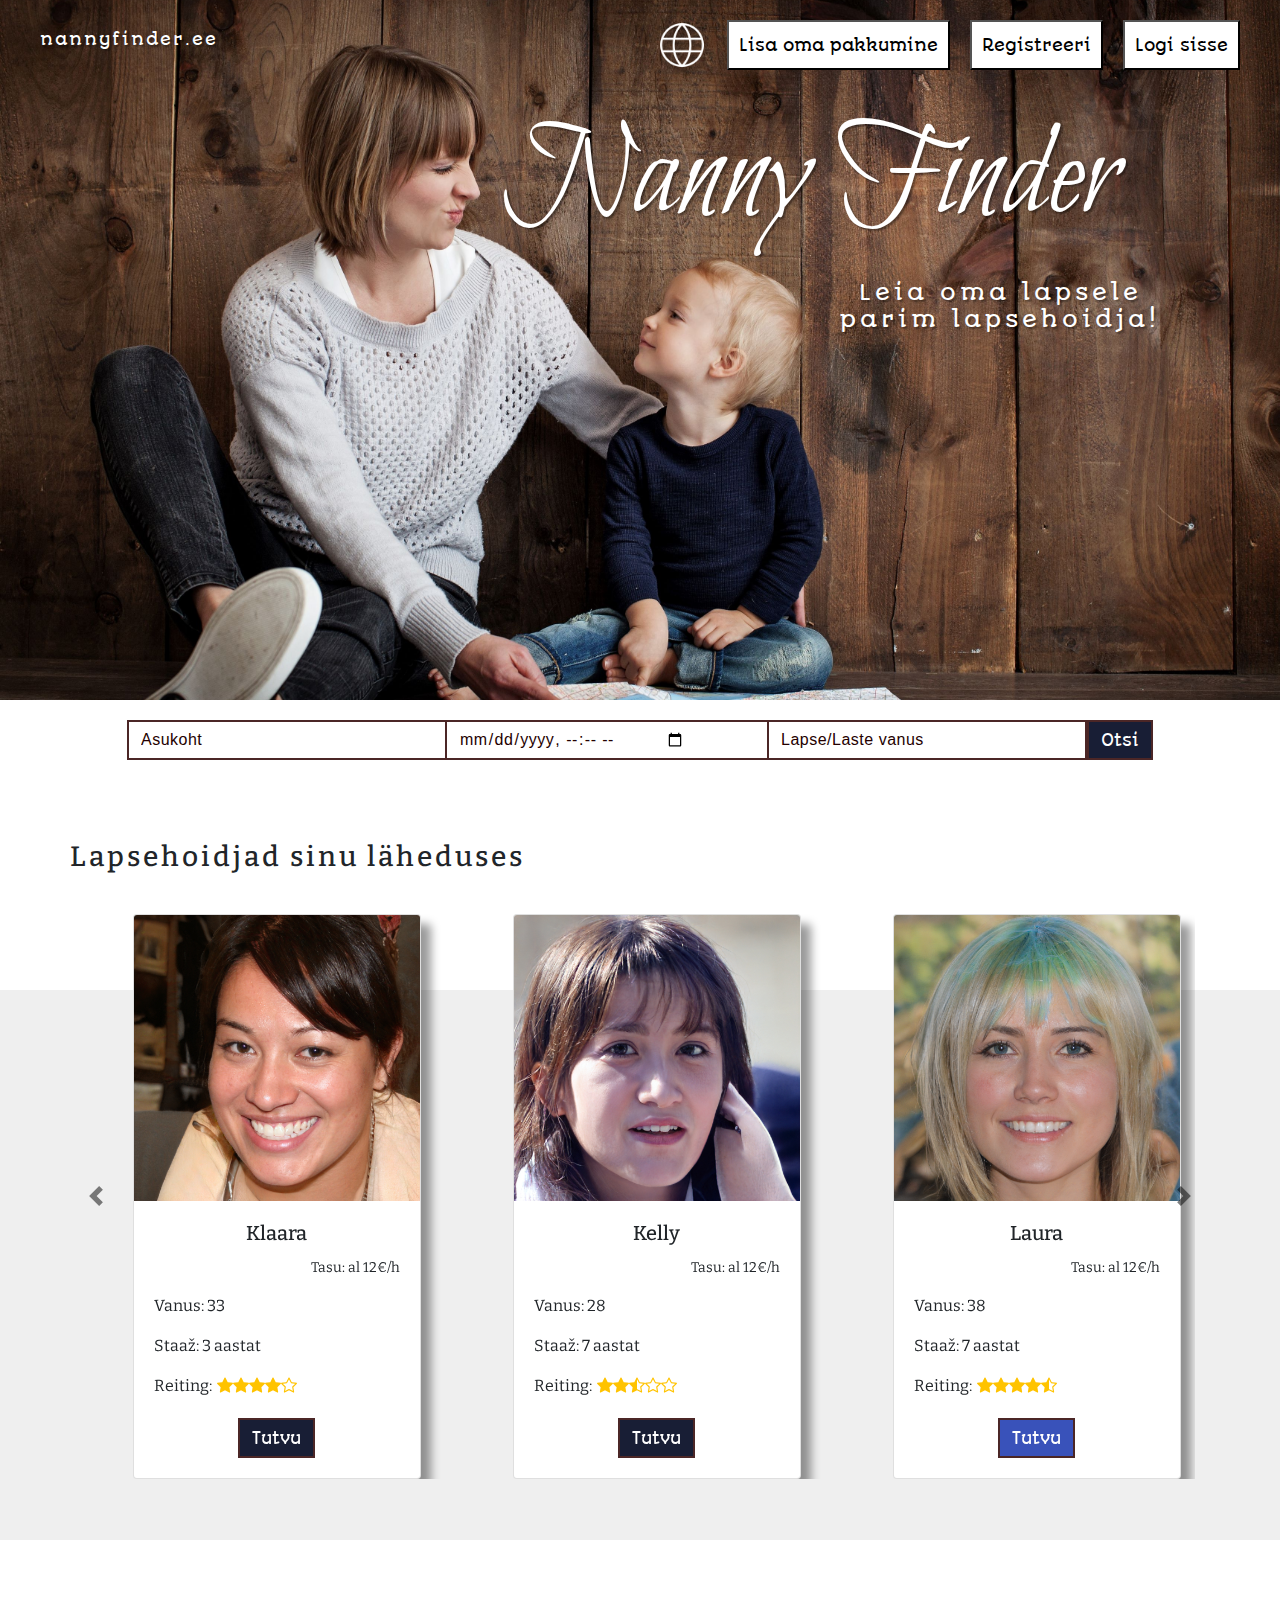
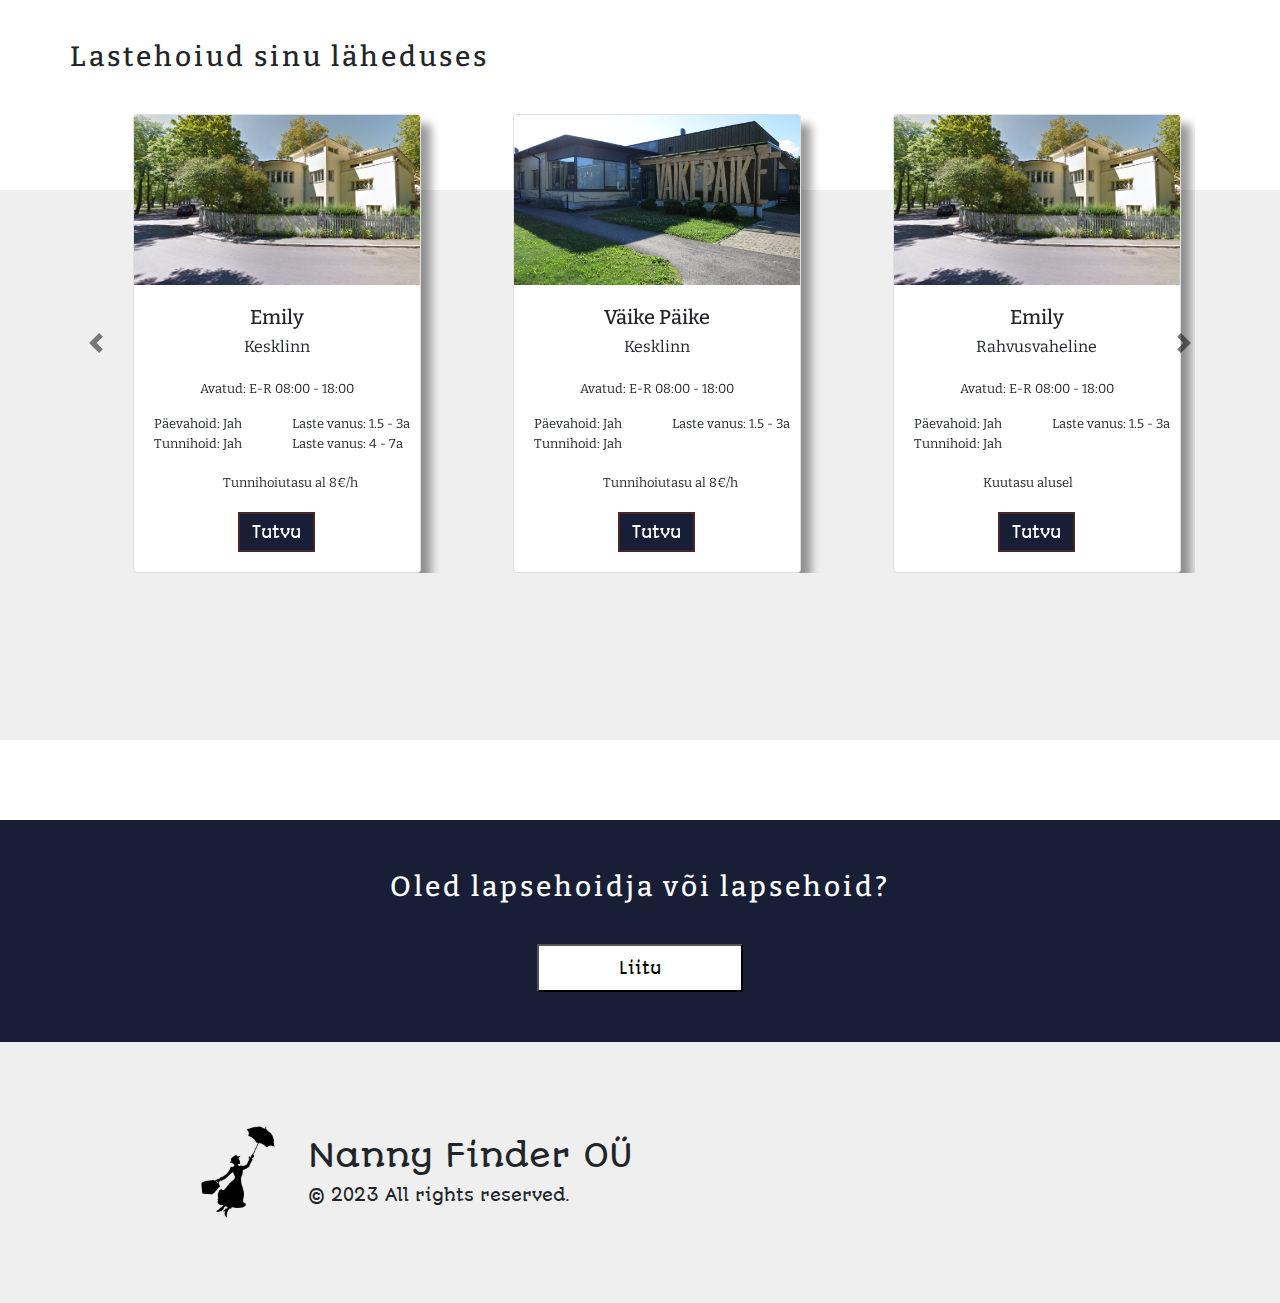
<file: index.html>
<!DOCTYPE html>
<html lang="en">
    <head>
        <meta charset="UTF-8">
        <meta name="viewport" content="width=device-width, initial-scale=1.0">
        <title>Nanny Finder</title>

        <!-- Bootstrap CSS -->
        <link rel="stylesheet" href="https://stackpath.bootstrapcdn.com/bootstrap/4.5.2/css/bootstrap.min.css">
        <link rel="stylesheet" href="https://cdn.jsdelivr.net/npm/bootstrap-icons@1.11.1/font/bootstrap-icons.css">
        <link rel="stylesheet" href="styles.css">
    </head>
    <body class="landing">
        <header>
            <div class="esimeneRida">
                <a href="index.html"><h4>nannyfinder.ee</h4></a>
                <div class="paisNupud">
                    <a href="#"><img id="valiKeel" src="img/language-icon.png"/></a>
                    <button onclick="location.href='#';" id="lisaOmaPakkumine">Lisa oma pakkumine</button> <!--Link needs to be updated-->
                    <button onclick="location.href='#';" id="registreeri">Registreeri</button> <!--Link needs to be updated-->
                    <button onclick="location.href='login.html';" id="logiSisse">Logi sisse</button>
                </div>
            </div>
            <div class="logo">
                <h1>Nanny Finder</h1>
            </div>
            <div class="logo slogan">
                <h2>Leia oma lapsele parim lapsehoidja!</h2>
            </div>
        </header>

        <main>
            <section class="search">
                <div class="valikud">
                    <form class="form-inline" id="filtrid"> <!-- Using Bootstrap's inline form layout -->

                        <!-- Asukoha Dropdown -->
                        <div class="form-group mb-2">
                            <label for="asukoht" class="sr-only">Asukoht</label> <!-- sr-only hides the label (since it's already in the dropdown), but maintains accessibility -->
                            <select class="form-control" id="asukoht" name="asukoht"> <!-- form-control styles the dropdown -->
                                <option value="" disabled selected hidden>Asukoht</option>
                                <option value="Tallinn">Tallinn</option>
                                <option value="Tartu">Tartu</option>
                                <option value="Narva">Narva</option>
                                <option value="Parnu">Pärnu</option>
                                <option value="Viljandi">Viljandi</option>
                            </select>
                        </div>

                        <!-- Ajavalik -->
                        <div class="form-group mb-2 mx-sm-3"> <!-- Added margin for spacing between inputs -->
                            <label for="paevaeg" class="sr-only">Vali kuupäev ja kellaaeg</label>
                            <input type="datetime-local" class="form-control" id="paevaeg" name="paevaeg">
                        </div>

                        <!-- Vanus -->
                        <div class="form-group mb-2">
                            <label for="vanus" class="sr-only">Lapse/Laste vanus</label>
                            <select class="form-control" id="vanus" name="vanus">
                                <option value="" disabled selected hidden>Lapse/Laste vanus</option>
                                <option value=">1">>1</option>
                                <option value="1">1</option>
                                <option value="2">2</option>
                                <option value="3">3</option>
                                <option value="4">4</option>
                            </select>
                        </div>

                        <!-- Search Button -->
                        <button class="btn btn-primary mb-2"  type="submit" id="otsi" style="display: flex; background-color: #181E35; color: white; border: 2px solid #4b2626; border-radius: 0;">Otsi</button>
                    </form>
                </div>
            </section>

            <section class="content">
                <div class="carousel-container">
                    <div class="container-xl">
                        <div class="row">
                            <h3>Lapsehoidjad sinu läheduses</h3>
                            <div class="col-md-12">
                                <div id="cardCarousel" class="carousel slide" data-ride="carousel">

                                    <!-- Wrapper for slides -->
                                    <div class="carousel-inner">
                                        <div class="carousel-item active">
                                            <div class="row">
                                                <div class="col-sm-3">
                                                    <div class="card">
                                                        <img class="card-img-top" src="img/klaara.jpg" alt="Klaara">
                                                        <div class="card-body">
                                                            <h5 class="card-title">Klaara</h5>
                                                            <p class="price" >Tasu: al 12€/h</p>

                                                            <p class="card-text">Vanus: 33 </p>
                                                            <p class="card-text">Staaž: 3 aastat </p>
                                                            <div class="reiting">
                                                                <p class="card-text">Reiting: </p>
                                                                
                                                                <i class="bi bi-star-fill"></i>
                                                                <i class="bi bi-star-fill"></i>
                                                                <i class="bi bi-star-fill"></i>
                                                                <i class="bi bi-star-fill"></i>
                                                                <i class="bi bi-star"></i>
                                                                <!--<i class="bi bi-star"></i>-->
                                                                
                                                            </div>
                                                            <div class = "button-container">
                                                                <a class="btn btn-primary" style = "background-color: #181E35; color: white; border: 2px solid #4b2626; border-radius: 0; font-family: 'Autour One', sans-serif;">Tutvu</a>
                                                            </div>
                                                        </div>
                                                    </div>
                                                </div>
                                                <div class="col-sm-3">
                                                    <div class="card kelly">
                                                        <img class="card-img-top" src="img/kelly.jpg" alt="Kelly">
                                                        <!--<img class="pro-icon" src="img/pro-icon.png" alt="Kelly">-->
                                                        <div class="card-body">
                                                            <h5 class="card-title">Kelly</h5>
                                                            <p class="price" >Tasu: al 12€/h</p>

                                                            <p class="card-text">Vanus: 28 </p>
                                                            <p class="card-text">Staaž: 7 aastat </p>
                                                            <div class="reiting">
                                                                <p class="card-text">Reiting: </p>
                                                                
                                                                <i class="bi bi-star-fill"></i>
                                                                <i class="bi bi-star-fill"></i>
                                                                <i class="bi bi-star-half"></i>
                                                                <i class="bi bi-star"></i>
                                                                <i class="bi bi-star"></i>
                                                                <!--<i class="bi bi-star"></i>-->
                                                                
                                                            </div>
                                                            <div class = "button-container">
                                                                <a class="btn btn-primary" style = "background-color: #181E35; color: white; border: 2px solid #4b2626; border-radius: 0; font-family: 'Autour One', sans-serif;">Tutvu</a>
                                                            </div>
                                                        </div>
                                                    </div>
                                                </div>
                                                <div class="col-sm-3">
                                                    <div class="card" >
                                                        <img class="card-img-top" src="img/laura.jpg" alt="Laura">
                                                        <div class="card-body">
                                                            <h5 class="card-title">Laura</h5>
                                                            <p class="price" >Tasu: al 12€/h</p>

                                                            <p class="card-text">Vanus: 38 </p>
                                                            <p class="card-text">Staaž: 7 aastat </p>
                                                            <div class="reiting">
                                                                <p class="card-text">Reiting: </p>
                                                                
                                                                <i class="bi bi-star-fill"></i>
                                                                <i class="bi bi-star-fill"></i>
                                                                <i class="bi bi-star-fill"></i>
                                                                <i class="bi bi-star-fill"></i>
                                                                <i class="bi bi-star-half"></i>
                                                                <!--<i class="bi bi-star"></i>-->
                                                                
                                                            </div>
                                                            <div class = "button-container">
                                                                <a href="nanny.html" class="btn btn-primary" id="lauraNupp" style = "background-color: #3952BA; color: white; border: 2px solid #4b2626; border-radius: 0; font-family: 'Autour One', sans-serif;">Tutvu</a>
                                                            </div>
                                                        </div>
                                                    </div>
                                                </div>
                                            </div>
                                        </div>
                                        <div class="carousel-item">
                                            <div class="row">
                                                <div class="col-sm-3">
                                                    <div class="card">
                                                        <img class="card-img-top" src="img/amanda.jpg" alt="Amanda">
                                                        <div class="card-body">
                                                            <h5 class="card-title">Amanda</h5>
                                                            <p class="price" >Tasu: al 12€/h</p>

                                                            <p class="card-text">Vanus: 30 </p>
                                                            <p class="card-text">Staaž: 2 aastat </p>
                                                            <div class="reiting">
                                                                <p class="card-text">Reiting: </p>
                                                                
                                                                <i class="bi bi-star-fill"></i>
                                                                <i class="bi bi-star-fill"></i>
                                                                <i class="bi bi-star-fill"></i>
                                                                <i class="bi bi-star-half"></i>
                                                                <i class="bi bi-star"></i>
                                                                <!--<i class="bi bi-star"></i>-->
                                                                
                                                            </div>
                                                            <div class = "button-container">
                                                                <a class="btn btn-primary" style = "background-color: #181E35; color: white; border: 2px solid #4b2626; border-radius: 0; font-family: 'Autour One', sans-serif;">Tutvu</a>
                                                            </div>
                                                        </div>
                                                    </div>
                                                </div>
                                                <div class="col-sm-3">
                                                    <div class="card">
                                                        <img class="card-img-top" src="img/malle.jpg" alt="Malle">
                                                        <div class="card-body">
                                                            <h5 class="card-title">Malle</h5>
                                                            <p class="price" >Tasu: al 12€/h</p>

                                                            <p class="card-text">Vanus: 68 </p>
                                                            <p class="card-text">Staaž: 27 aastat </p>
                                                            <div class="reiting">
                                                                <p class="card-text">Reiting: </p>
                                                                
                                                                <i class="bi bi-star-fill"></i>
                                                                <i class="bi bi-star-fill"></i>
                                                                <i class="bi bi-star-fill"></i>
                                                                <i class="bi bi-star-fill"></i>
                                                                <i class="bi bi-star"></i>
                                                                <!--<i class="bi bi-star"></i>-->
                                                                
                                                            </div>
                                                            <div class = "button-container">
                                                                <a class="btn btn-primary" style = "background-color: #181E35; color: white; border: 2px solid #4b2626; border-radius: 0; font-family: 'Autour One', sans-serif;">Tutvu</a>
                                                            </div>
                                                        </div>
                                                    </div>
                                                </div>
                                                <div class="col-sm-3">
                                                    <div class="card">
                                                        <img class="card-img-top" src="img/piret.jpg" alt="Piret">
                                                        <div class="card-body">
                                                            <h5 class="card-title">Piret</h5>
                                                            <p class="price" >Tasu: al 12€/h</p>

                                                            <p class="card-text">Vanus: 42 </p>
                                                            <p class="card-text">Staaž: 10 aastat </p>
                                                            <div class="reiting">
                                                                <p class="card-text">Reiting: </p>
                                                                
                                                                <i class="bi bi-star-fill"></i>
                                                                <i class="bi bi-star-fill"></i>
                                                                <i class="bi bi-star-fill"></i>
                                                                <i class="bi bi-star"></i>
                                                                <i class="bi bi-star"></i>
                                                                <!--<i class="bi bi-star"></i>-->
                                                                
                                                            </div>
                                                            <div class = "button-container">
                                                                <a class="btn btn-primary" style = "background-color: #181E35; color: white; border: 2px solid #4b2626; border-radius: 0; font-family: 'Autour One', sans-serif;">Tutvu</a>
                                                            </div>
                                                        </div>
                                                    </div>
                                                </div>
                                            </div>
                                        </div>
                                    </div>

                                    <!-- Left and right controls -->
                                    <a class="carousel-control-prev" href="#cardCarousel" data-slide="prev">
                                        <span class="carousel-control-prev-icon"></span>
                                    </a>
                                    <a class="carousel-control-next" href="#cardCarousel" data-slide="next">
                                        <span class="carousel-control-next-icon"></span>
                                    </a>
                                </div>
                            </div>
                        </div>
                    </div>
                </div>
            </section>

            <section class="content">
                <div class="carousel-container">
                    <div class="container-xl">
                        <div class="row">
                            <h3>Lastehoiud sinu läheduses</h3>
                            <div class="col-md-12">
                                <div id="cardCarousel_daycare" class="carousel slide" data-ride="carousel">

                                    <!-- Wrapper for slides -->
                                    <div class="carousel-inner">
                                        <div class="carousel-item active">
                                            <div class="row">
                                                <div class="col-sm-3">
                                                    <div class="card">
                                                        <img class="card-img-top" src="img/lastehoid-emily.png" alt="Emily">
                                                        <div class="card-body">
                                                            <h5 class="card-title">Emily</h5>
                                                            <h7 class="card-subtitle">Kesklinn</h7>
                                                            <p class="opened" id="hoiud">Avatud: E-R 08:00 - 18:00</p>

                                                            <div class = "row" id="hoiud">
                                                                <div class="col-md-6">
                                                                  Päevahoid: Jah <br>
                                                                  Tunnihoid: Jah
                                                                </div>
                                                                <div class="col-md-6">
                                                                  Laste vanus: 1.5 - 3a <br>
                                                                  Laste vanus: 4 - 7a
                                                                </div>
                                                                <div class="col-md-6">
                                                                    <br>
                                                                    Tunnihoiutasu al 8€/h
                                                    
                                                                </div>
                                                            </div>
                                                
                                                            <div class = "button-container">
                                                                <a class="btn btn-primary" style = "background-color: #181E35; color: white; border: 2px solid #4b2626; border-radius: 0; font-family: 'Autour One', sans-serif;">Tutvu</a>
                                                            </div>
                                                        </div>   
                                                    </div>
                                                </div>
                                                <div class="col-sm-3">
                                                    <div class="card">
                                                        <img class="card-img-top" src="img/lastehoid-vaikepaike.jpg" alt="Vaikepaike">
                                                        <!--<img class="pro-icon" src="img/pro-icon.png" alt="Kelly">-->
                                                        <div class="card-body">
                                                            <h5 class="card-title">Väike Päike</h5>
                                                            <h7 class="card-subtitle">Kesklinn</h7>
                                                            <p class="opened" id="hoiud">Avatud: E-R 08:00 - 18:00</p>

                                                            <div class = "row" id="hoiud">
                                                                <div class="col-md-6">
                                                                  Päevahoid: Jah <br>
                                                                  Tunnihoid: Jah
                                                                </div>
                                                                <div class="col-md-6">
                                                                  Laste vanus: 1.5 - 3a <br>
                                                                </div>
                                                                <div class="col-md-6">
                                                                    <br>
                                                                    Tunnihoiutasu al 8€/h
                                                                </div>
                                                            </div>
                                                
                                                            <div class = "button-container">
                                                                <a class="btn btn-primary" style = "background-color: #181E35; color: white; border: 2px solid #4b2626; border-radius: 0; font-family: 'Autour One', sans-serif;">Tutvu</a>
                                                            </div>
                                                        </div>
                                                    </div>
                                                </div>
                                                <div class="col-sm-3">
                                                    <div class="card" >
                                                        <img class="card-img-top" src="img/lastehoid-emily.png" alt="Emily">
                                                        <div class="card-body">
                                                            <h5 class="card-title">Emily</h5>
                                                            <h7 class="card-subtitle">Rahvusvaheline</h7>
                                                            <p class="opened" id="hoiud">Avatud: E-R 08:00 - 18:00</p>

                                                            <div class = "row" id="hoiud">
                                                                <div class="col-md-6">
                                                                  Päevahoid: Jah <br>
                                                                  Tunnihoid: Jah
                                                                </div>
                                                                <div class="col-md-6">
                                                                  Laste vanus: 1.5 - 3a <br>
                                                                </div>
                                                                <div class="col-md-6">
                                                                    <br>
                                                                    Kuutasu alusel
                                                                  </div>
                                                            </div>
                                                
                                                            <div class = "button-container">
                                                                <a class="btn btn-primary" style = "background-color: #181E35; color: white; border: 2px solid #4b2626; border-radius: 0; font-family: 'Autour One', sans-serif;">Tutvu</a>
                                                            </div>
                                                
                                                        </div>
                                                    </div>
                                                </div>
                                            </div>
                                        </div>
                                        <div class="carousel-item">
                                            <div class="row">
                                                <div class="col-sm-3">
                                                    <div class="card">
                                                        <img class="card-img-top" src="img/lastehoid-vaikepaike.jpg" alt="Vaikepaike">
                                                        <div class="card-body">
                                                            <h5 class="card-title">Väike Päike</h5>
                                                            <h7 class="card-subtitle">Kesklinn</h7>
                                                            <p class="opened" id="hoiud">Avatud: E-R 08:00 - 18:00</p>

                                                            <div class = "row" id="hoiud">
                                                                <div class="col-md-6">
                                                                  Päevahoid: Jah <br>
                                                                  Tunnihoid: Jah
                                                                </div>
                                                                <div class="col-md-6">
                                                                  Laste vanus: 1.5 - 3a <br>
                                                                </div>
                                                                <div class="col-md-6">
                                                                    <br>
                                                                    Tunnihoiutasu al 8€/h
                                                                  </div>
                                                            </div>
                                                
                                                            <div class = "button-container">
                                                                <a class="btn btn-primary" style = "background-color: #181E35; color: white; border: 2px solid #4b2626; border-radius: 0; font-family: 'Autour One', sans-serif;">Tutvu</a>
                                                            </div>
                                                        </div>
                                                    </div>
                                                </div>
                                                <div class="col-sm-3">
                                                    <div class="card">
                                                        <img class="card-img-top" src="img/lastehoid-emily.png" alt="Emily">
                                                        <div class="card-body">
                                                            <h5 class="card-title">Emily</h5>
                                                            <h7 class="card-subtitle">Kesklinn</h7>
                                                            <p class="opened" id="hoiud">Avatud: E-R 08:00 - 18:00</p>

                                                            <div class = "row" id="hoiud">
                                                                <div class="col-md-6">
                                                                  Päevahoid: Jah <br>
                                                                  Tunnihoid: Jah
                                                                </div>
                                                                <div class="col-md-6">
                                                                  Laste vanus: 1.5 - 3a <br>
                                                                </div>
                                                                <div class="col-md-6">
                                                                    <br>
                                                                    Tunnihoiutasu al 8€/h
                                                                  </div>
                                                            </div>
                                                
                                                            <div class = "button-container">
                                                                <a class="btn btn-primary" style = "background-color: #181E35; color: white; border: 2px solid #4b2626; border-radius: 0; font-family: 'Autour One', sans-serif;">Tutvu</a>
                                                            </div>
                                                        </div>
                                                    </div>
                                                </div>
                                                <div class="col-sm-3">
                                                    <div class="card">
                                                        <img class="card-img-top" src="img/lastehoid-vaikepaike.jpg" alt="Vaikepaike">
                                                        <div class="card-body">
                                                            <h5 class="card-title">Väike Päike</h5>
                                                            <h7 class="card-subtitle">Rahvusvaheline</h7>
                                                            <p class="opened" id="hoiud">Avatud: E-R 08:00 - 18:00</p>

                                                            <div class = "row" id="hoiud">
                                                                <div class="col-md-6">
                                                                  Päevahoid: Jah <br>
                                                                  Tunnihoid: Jah
                                                                </div>
                                                                <div class="col-md-6">
                                                                  Laste vanus: 1.5 - 3a <br>
                                                                </div>
                                                                <div class="col-md-6">
                                                                    <br>
                                                                    Tunnihoiutasu al 8€/h
                                                                  </div>
                                                            </div>
                                                
                                                            <div class = "button-container">
                                                                <a class="btn btn-primary" style = "background-color: #181E35; color: white; border: 2px solid #4b2626; border-radius: 0; font-family: 'Autour One', sans-serif;">Tutvu</a>
                                                            </div>
                                                        </div>
                                                    </div>
                                                </div>
                                            </div>
                                        </div>
                                    </div>

                                    <!-- Left and right controls -->
                                    <a class="carousel-control-prev" href="#cardCarousel_daycare" data-slide="prev">
                                        <span class="carousel-control-prev-icon"></span>
                                    </a>
                                    <a class="carousel-control-next" href="#cardCarousel_daycare" data-slide="next">
                                        <span class="carousel-control-next-icon"></span>
                                    </a>
                                </div>
                            </div>
                        </div>
                    </div>
                </div>
            </section>

            <section class="content signup-ad">
                <div class="row">
                    <div class="col-md-12">
                        <h3>Oled lapsehoidja või lapsehoid?</h3>
                        <button id="liitu">Liitu</button>
                    </div>
                </div>
            </section>
        </main>

        <footer>
            <div class="container">
                <div class="row">
                    <div class="col-md-1"></div>
                    <div class="col-md-10">
                        <div class="footer-logo"><img src="img/nf-logo.png"/></div>
                        <div class="footer-info">
                            <h2>Nanny Finder OÜ</h2>
                            <p>&copy; 2023 All rights reserved.</p>
                        </div>
                    </div>
                    <div class="col-md-1"></div>
                </div>
            </div>
        </footer>
        <script src="https://code.jquery.com/jquery-3.5.1.min.js"></script>
        <script src="https://stackpath.bootstrapcdn.com/bootstrap/4.5.2/js/bootstrap.bundle.min.js"></script>
        <script src="scripts.js"></script>
    </body>
</html>
</file>
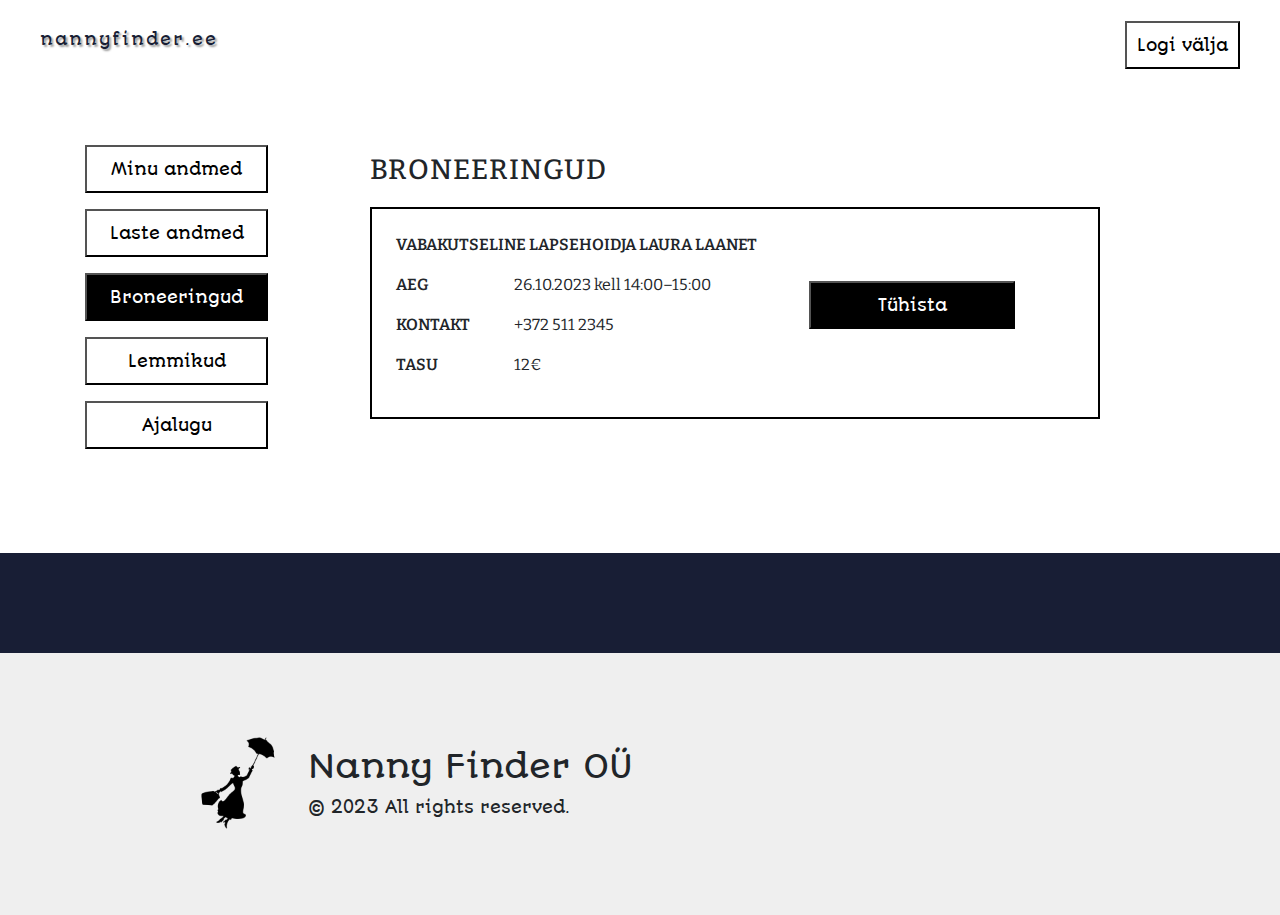
<file: account.html>
<!DOCTYPE html>
<html lang="en">
    <head>
        <meta charset="UTF-8">
        <meta name="viewport" content="width=device-width, initial-scale=1.0">
        <title>Nanny Finder | Minu broneeringud</title>

        <!-- Bootstrap CSS -->
        <link rel="stylesheet" href="https://stackpath.bootstrapcdn.com/bootstrap/4.5.2/css/bootstrap.min.css">
        <link rel="stylesheet" href="https://cdn.jsdelivr.net/npm/bootstrap-icons@1.11.1/font/bootstrap-icons.css">
        <link rel="stylesheet" href="styles.css">
    </head>
    <body class="account-bookings">
        <header>
            <div class="esimeneRida">
                <a href="index.html"><h4>nannyfinder.ee</h4></a>
                <button onclick="location.href='index.html';" id="logiValja">Logi välja</button>
            </div>
        </header>

        <main>
            <section class="booking-info mt-5 pb-5">
                <div class="container-xl">
                    <div class="row">
                        <div class="col-md-12">
                            <div class="row">
                                <div class="col-md-3">
                                    <div class="btn-group-vertical kontoNupud">
                                        <button class="my-2 px-4 btn-block" onclick="#" id="minuAndmed">Minu andmed</button>
                                        <button class="my-2 btn-block" onclick="#" id="lasteAndmed">Laste andmed</button>
                                        <button class="my-2 btn-block" id="broneeringud">Broneeringud</button>
                                        <button class="my-2 btn-block" onclick="#" id="lemmikud">Lemmikud</button>
                                        <button class="my-2 btn-block" onclick="#" id="ajalugu">Ajalugu</button>
                                    </div>
                                </div>
                                <div class="col-md-8 mt-3">
                                    <h3>Broneeringud</h3>

                                    <div class="p-4" id="broneeringuRida">
                                        <div class="row">
                                            <div class="col-md-12">
                                                <p class="tableAccent">Vabakutseline lapsehoidja Laura Laanet</p>
                                            </div>
                                        </div>
                                        <div class="row">
                                            <div class="col-md-2">
                                                <p class="tableAccent">Aeg</p>
                                                <p class="tableAccent">Kontakt</p>
                                                <p class="tableAccent">Tasu</p>
                                            </div>
                                            <div class="col-md-5">
                                                <p>26.10.2023 kell 14:00–15:00</p>
                                                <p>+372 511 2345</p>
                                                <p>12€</p>
                                            </div>
                                            <div class="col-md-4">
                                                <button class="my-2 btn-block" id="tyhista">Tühista</button>
                                            </div>
                                        </div>
                                    </div>
                                </div>
                            </div>
                        </div>
                    </div>
                </div>
            </section>

            <section class="divider mt-5">
                <div></div>
            </section>
        </main>

        <footer>
            <div class="container">
                <div class="row">
                    <div class="col-md-1"></div>
                    <div class="col-md-10">
                        <div class="footer-logo"><img src="img/nf-logo.png"/></div>
                        <div class="footer-info">
                            <h2>Nanny Finder OÜ</h2>
                            <p>&copy; 2023 All rights reserved.</p>
                        </div>
                    </div>
                    <div class="col-md-1"></div>
                </div>
            </div>
        </footer>
        <script src="https://code.jquery.com/jquery-3.5.1.min.js"></script>
        <script src="https://stackpath.bootstrapcdn.com/bootstrap/4.5.2/js/bootstrap.bundle.min.js"></script>
        <script src="scripts.js"></script>
    </body>
</html>
</file>
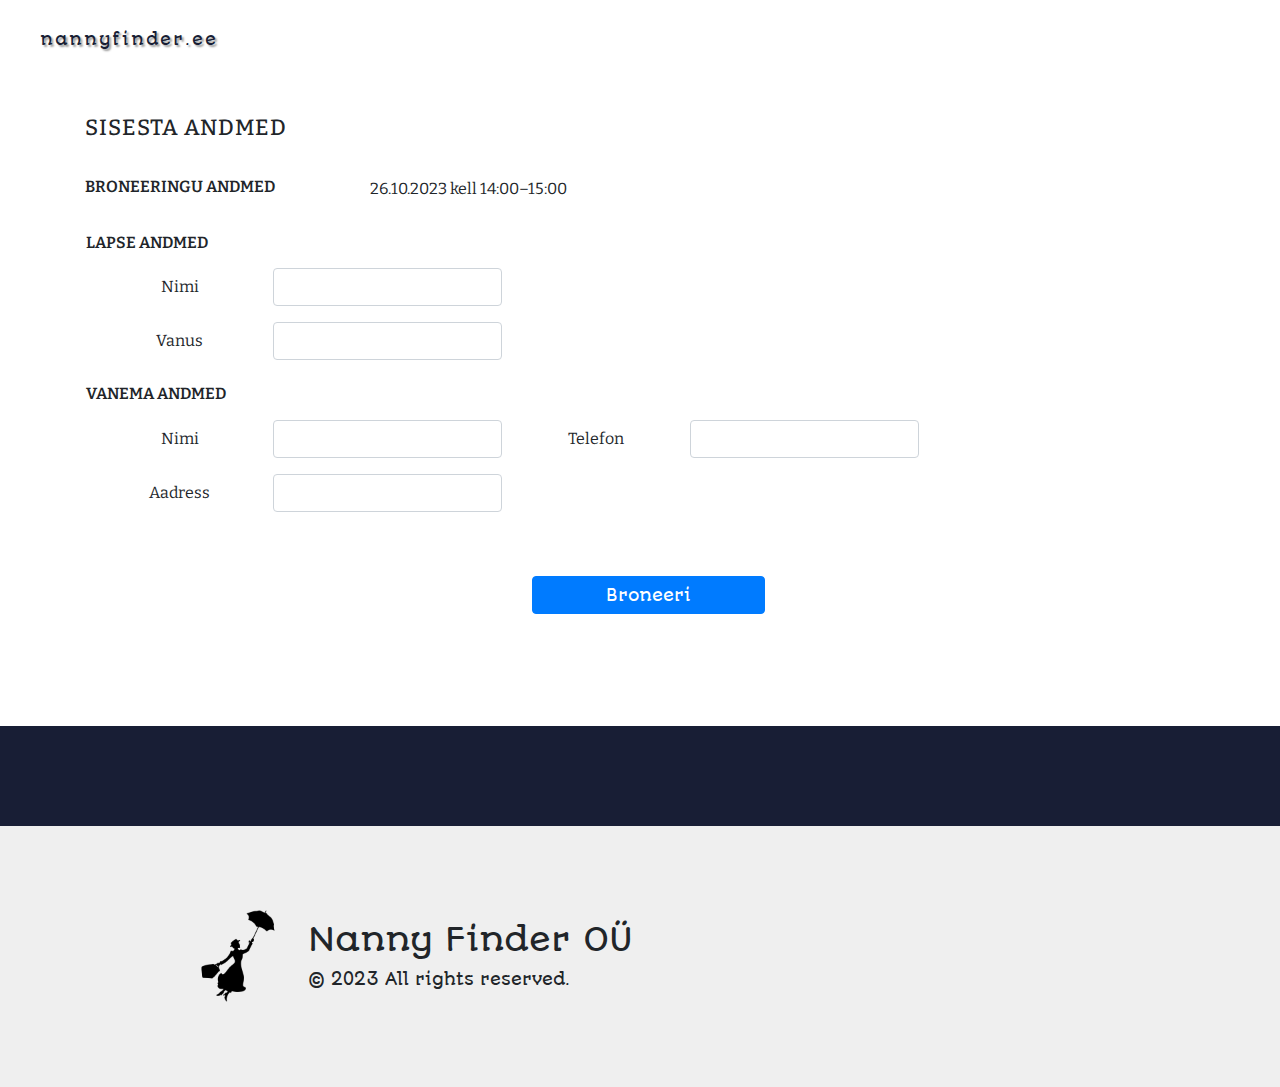
<file: booking.html>
<!DOCTYPE html>
<html lang="en">
    <head>
        <meta charset="UTF-8">
        <meta name="viewport" content="width=device-width, initial-scale=1.0">
        <title>Nanny Finder | Broneerimine</title>

        <!-- Bootstrap CSS -->
        <link rel="stylesheet" href="https://stackpath.bootstrapcdn.com/bootstrap/4.5.2/css/bootstrap.min.css">
        <link rel="stylesheet" href="https://cdn.jsdelivr.net/npm/bootstrap-icons@1.11.1/font/bootstrap-icons.css">
        <link rel="stylesheet" href="styles.css">
    </head>
    <body class="booking-page">
        <header>
            <div class="esimeneRida">
                <a href="index.html"><h4>nannyfinder.ee</h4></a>
            </div>
        </header>

        <main>
            <section class="booking-info">
                <div class="container-xl">
                    <div class="row">
                        <div class="col-md-12">
                            <h4 class="pb-2">Sisesta andmed</h4>

                            <div class="row py-2">
                                <div class="col-md-3">
                                    <h6>Broneeringu andmed</h6>
                                </div>
                                <div class="col-md-3">
                                    <p>26.10.2023 kell 14:00–15:00</p>
                                </div>
                            </div>

                            <div class="row">
                                <form class="pl-3">
                                    <h6 class="py-2">Lapse andmed</h6>
                                    <div class="form-group form-inline">
                                        <label for="lapseNimi" class="col-sm-2">Nimi</label>
                                        <input type="text" class="form-control" id="lapseNimi" placeholder="">
                                    </div>
                                    <div class="form-group form-inline">
                                        <label for="lapseVanus" class="col-sm-2">Vanus</label>
                                        <input type="text" class="form-control" id="lapseVanus" placeholder="">
                                    </div>

                                    <h6 class="py-2">Vanema andmed</h6>
                                    <div class="form-group form-inline">
                                        <label for="vanemaNimi" class="col-sm-2">Nimi</label>
                                        <input type="text" class="form-control" id="vanemaNimi" placeholder="">
                                        <label for="vanemaTelefon" class="col-sm-2">Telefon</label>
                                        <input type="text" class="form-control" id="vanemaTelefon" placeholder="">
                                    </div>
                                    <div class="form-group form-inline">
                                        <label for="vanemaAadress" class="col-sm-2">Aadress</label>
                                        <input type="text" class="form-control" id="vanemaAadress" placeholder="">
                                    </div>

                                    <div class="text-center px-5 py-3 m-5">
                                        <button onclick="location.href='success.html'; return false;" class="btn btn-primary col-md-3">Broneeri</button>
                                    </div>
                                </form>
                            </div>
                        </div>
                    </div>
                </div>
            </section>

            <section class="divider mt-5">
                <div></div>
            </section>
        </main>

        <footer>
            <div class="container">
                <div class="row">
                    <div class="col-md-1"></div>
                    <div class="col-md-10">
                        <div class="footer-logo"><img src="img/nf-logo.png"/></div>
                        <div class="footer-info">
                            <h2>Nanny Finder OÜ</h2>
                            <p>&copy; 2023 All rights reserved.</p>
                        </div>
                    </div>
                    <div class="col-md-1"></div>
                </div>
            </div>
        </footer>
        <script src="https://code.jquery.com/jquery-3.5.1.min.js"></script>
        <script src="https://stackpath.bootstrapcdn.com/bootstrap/4.5.2/js/bootstrap.bundle.min.js"></script>
        <script src="scripts.js"></script>
    </body>
</html>
</file>
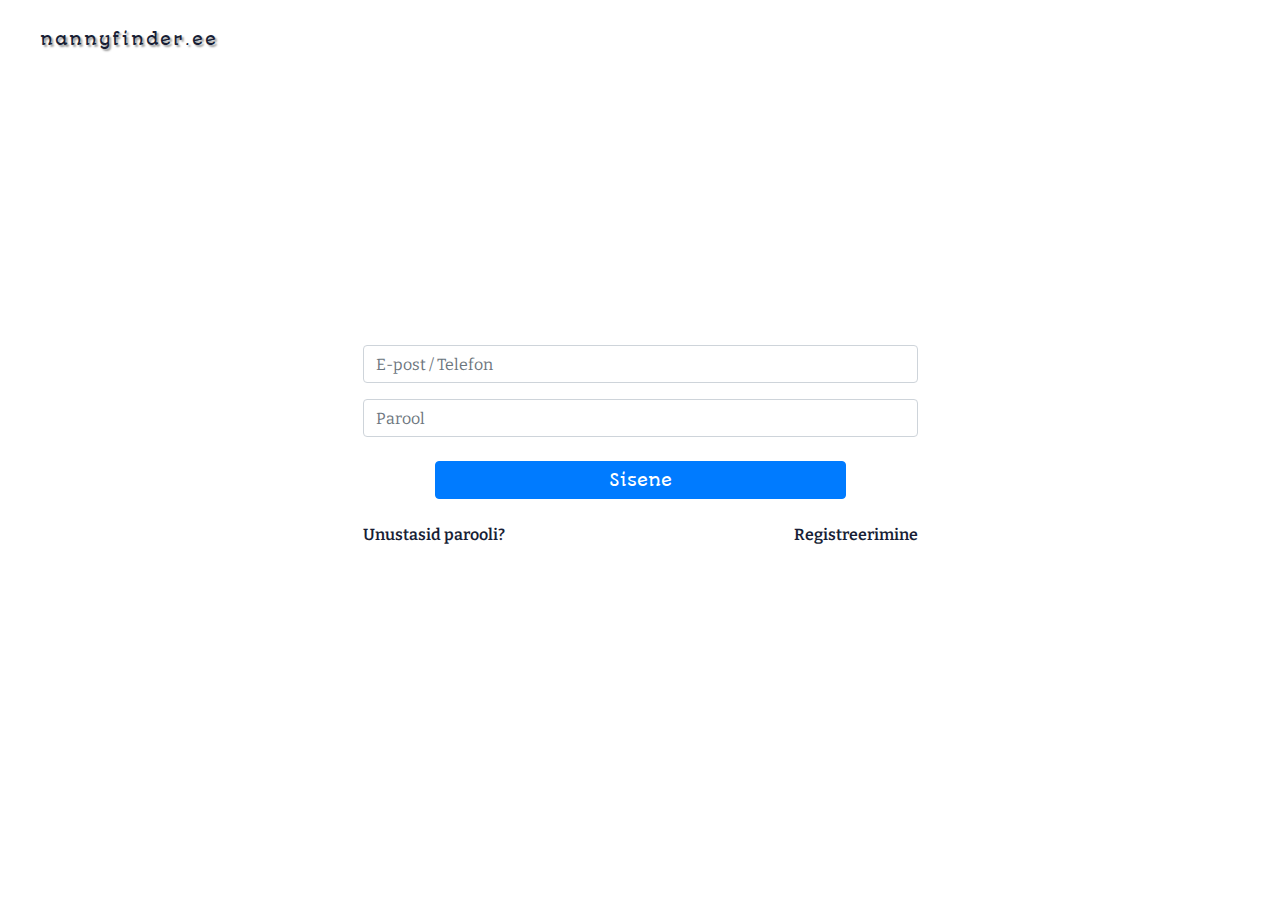
<file: login.html>
<!DOCTYPE html>
<html lang="en">
    <head>
        <meta charset="UTF-8">
        <meta name="viewport" content="width=device-width, initial-scale=1.0">
        <title>Nanny Finder | Logi sisse</title>

        <!-- Bootstrap CSS -->
        <link rel="stylesheet" href="https://stackpath.bootstrapcdn.com/bootstrap/4.5.2/css/bootstrap.min.css">
        <link rel="stylesheet" href="https://cdn.jsdelivr.net/npm/bootstrap-icons@1.11.1/font/bootstrap-icons.css">
        <link rel="stylesheet" href="styles.css">
    </head>
    <body class="login-page">
        <header>
            <div class="esimeneRida">
                <a href="index.html"><h4>nannyfinder.ee</h4></a>
            </div>
        </header>

        <main>
            <section>
                <div class="container-xl">
                    <div class="row">
                        <div class="col-12">
                            <div class="h-100 d-flex align-items-center justify-content-center">
                                <form>
                                    <div class="form-group">
                                        <input type="email" class="form-control" id="inputEmail" placeholder="E-post / Telefon">
                                    </div>
                                    <div class="form-group">
                                        <input type="password" class="form-control" id="inputPassword" placeholder="Parool">
                                    </div>
                                    <div class="text-center pl-5 pr-5 m-4">
                                        <button onclick="location.href='booking.html';" class="btn btn-primary btn-block">Sisene</button>
                                    </div>
                                    <div class="row d-flex justify-content-between">
                                        <div class="col-md-6 d-flex align-items-start flex-column">
                                            <a href="pwreset.html">Unustasid parooli?</a>
                                        </div>
                                        <div class="col-md-6 d-flex align-items-end flex-column">
                                            <a href="#">Registreerimine</a>
                                        </div>
                                    </div>
                                </form>
                            </div>
                        </div>
                    </div>
                </div>
            </section>
        </main>
        <script src="https://code.jquery.com/jquery-3.5.1.min.js"></script>
        <script src="https://stackpath.bootstrapcdn.com/bootstrap/4.5.2/js/bootstrap.bundle.min.js"></script>
        <script src="scripts.js"></script>
    </body>
</html>
</file>
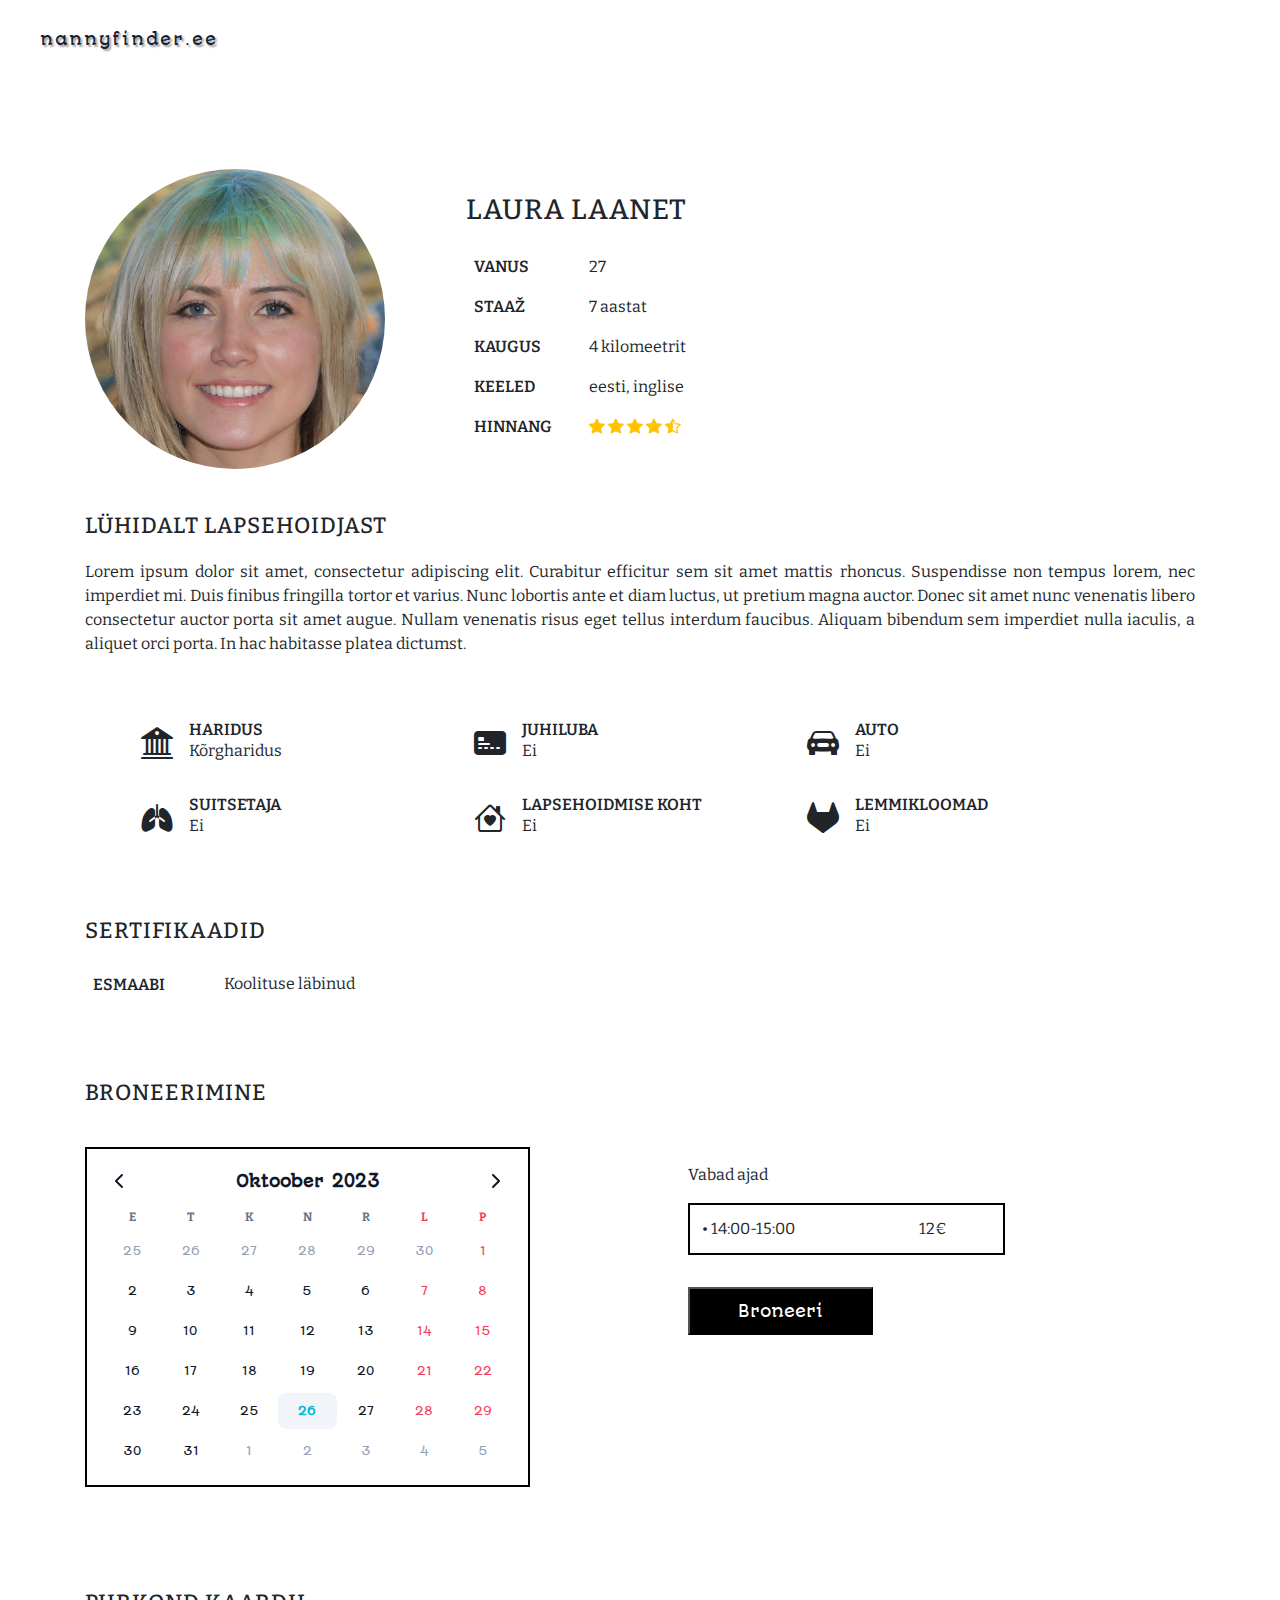
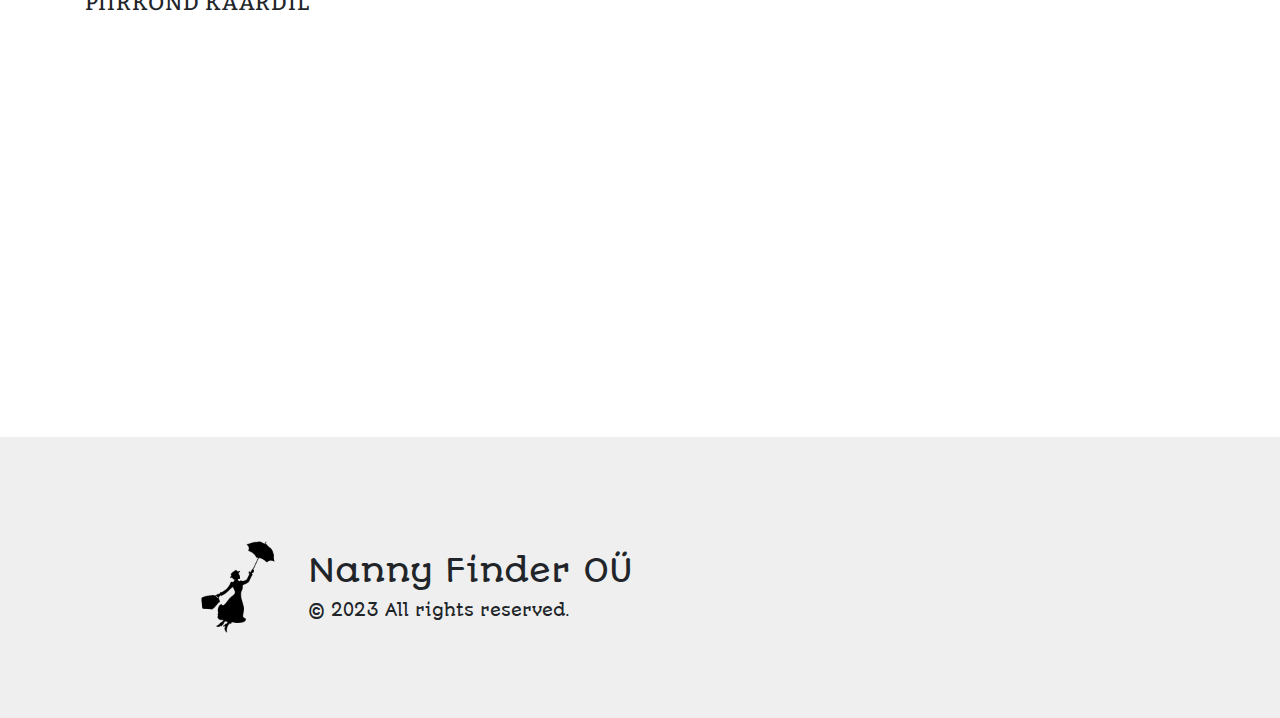
<file: nanny.html>
<!DOCTYPE html>
<html lang="en">
    <head>
        <meta charset="UTF-8">
        <meta name="viewport" content="width=device-width, initial-scale=1.0">
        <title>Nanny Finder | Laura Laanet</title>

        <!-- Bootstrap CSS -->
        <link rel="stylesheet" href="https://stackpath.bootstrapcdn.com/bootstrap/4.5.2/css/bootstrap.min.css">
        <link rel="stylesheet" href="https://cdn.jsdelivr.net/npm/bootstrap-icons@1.11.1/font/bootstrap-icons.css">
        <link rel="stylesheet" href="styles.css">
        <link href="calendar/vanilla-calendar.min.css" rel="stylesheet">
        <link href="calendar/light.min.css" rel="stylesheet">
        <script src="calendar/vanilla-calendar.min.js" defer></script>
        <script type='text/javascript' src="scripts.js"></script>
        <script type='text/javascript' 
            src='https://www.bing.com/api/maps/mapcontrol?callback=GetMap&key=AsKWiJorCz4QNCqQNibOvU6U5NvWGxRb6lDNWutx3FyPTT373heQanUGM8NAy3QK' async defer>
        </script>
    </head>
    <body class="nanny-profile">
        <header>
            <div class="esimeneRida">
                <a href="index.html"><h4>nannyfinder.ee</h4></a>
            </div>
        </header>

        <main>
            <section class="about">
                <div class="container-xl">
                    <div class="row profile-header pb-4">
                        <div class="col-md-12">
                            <div class="row">
                                <div class="col-md-3">
                                    <div class="img-container"><img src="img/laura.jpg" alt="Laura"></div>
                                </div>
                                <div class="col-md-4 pt-4">
                                    <div class="ml-5 pl-5">
                                        <h3>Laura Laanet</h3>
                                        <table class="table table-borderless">
                                            <thead/>
                                            <tbody>
                                            <tr>
                                                <th scope="row">
                                                    <h6>Vanus</h6>
                                                </th>
                                                <td>27</td>
                                            </tr>
                                            <tr>
                                                <th scope="row">
                                                    <h6>Staaž</h6>
                                                </th>
                                                <td>7 aastat</td>
                                            </tr>
                                            <tr>
                                                <th scope="row">
                                                    <h6>Kaugus</h6>
                                                </th>
                                                <td>4 kilomeetrit</td>
                                            </tr>
                                            <tr>
                                                <th scope="row">
                                                    <h6>Keeled</h6>
                                                </th>
                                                <td>eesti, inglise</td>
                                            </tr>
                                            <tr>
                                                <th scope="row">
                                                    <h6>Hinnang</h6>
                                                </th>
                                                <td>
                                                    <i class="bi bi-star-fill"></i>
                                                    <i class="bi bi-star-fill"></i>
                                                    <i class="bi bi-star-fill"></i>
                                                    <i class="bi bi-star-fill"></i>
                                                    <i class="bi bi-star-half"></i>
                                                    <!--<i class="bi bi-star"></i>-->
                                                </td>
                                            </tr>
                                            </tbody>
                                        </table>
                                    </div>
                                </div>
                            </div>
                        </div>
                    </div>
                    <div class="row">
                        <div class="col-md-12">
                            <h4>Lühidalt lapsehoidjast</h4>
                            <p>Lorem ipsum dolor sit amet, consectetur adipiscing elit. Curabitur efficitur sem sit amet mattis rhoncus. Suspendisse non tempus lorem, nec imperdiet mi. Duis finibus fringilla tortor et varius. Nunc lobortis ante et diam luctus, ut pretium magna auctor. Donec sit amet nunc venenatis libero consectetur auctor porta sit amet augue. Nullam venenatis risus eget tellus interdum faucibus. Aliquam bibendum sem imperdiet nulla iaculis, a aliquet orci porta. In hac habitasse platea dictumst. </p>
                        </div>
                    </div>
                    <div class="row attributes">
                        <div class="col-md-12">
                            <div class="row">
                                <div class="col-md-3 mr-5 ml-5">
                                    <table class="table table-borderless">
                                        <thead/>
                                        <tbody>
                                        <tr>
                                            <td>
                                                <i class="bi bi-bank2"></i>
                                                <h6>Haridus</h6>
                                                <p>Kõrgharidus</p>
                                            </td>
                                        </tr>
                                        <tr>
                                            <td>
                                                <i class="bi bi-lungs-fill"></i>
                                                <h6>Suitsetaja</h6>
                                                <p>Ei</p>
                                            </td>
                                        </tr>
                                        </tbody>
                                    </table>
                                </div>
                                <div class="col-md-3 mr-5">
                                    <table class="table table-borderless">
                                        <thead/>
                                        <tbody>
                                        <tr>
                                            <td>
                                                <i class="bi bi-credit-card-2-front-fill"></i>
                                                <h6>Juhiluba</h6>
                                                <p>Ei</p>
                                            </td>
                                        </tr>
                                        <tr>
                                            <td>
                                                <i class="bi bi-house-heart"></i>
                                                <h6>Lapsehoidmise koht</h6>
                                                <p>Ei</p>
                                            </td>
                                        </tr>
                                        </tbody>
                                    </table>
                                </div>
                                <div class="col-md-3 mr-5">
                                    <table class="table table-borderless">
                                        <thead/>
                                        <tbody>
                                        <tr>
                                            <td>
                                                <i class="bi bi-car-front-fill"></i>
                                                <h6>Auto</h6>
                                                <p>Ei</p>
                                            </td>
                                        </tr>
                                        <tr>
                                            <td>
                                                <i class="bi bi-gitlab"></i>
                                                <h6>Lemmikloomad</h6>
                                                <p>Ei</p>
                                            </td>
                                        </tr>
                                        </tbody>
                                    </table>
                                </div>
                            </div>
                        </div>
                    </div>
                    <div class="row certificates">
                        <div class="col-md-12">
                            <div class="row">
                                <div class="col-md-4">
                                    <h4>Sertifikaadid</h4>
                                    <table class="table table-borderless">
                                        <thead/>
                                        <tbody>
                                        <tr>
                                            <th scope="row">
                                                <h6>Esmaabi</h6>
                                            </th>
                                            <td>
                                                Koolituse läbinud
                                            </td>
                                        </tr>
                                        </tbody>
                                    </table>
                                </div>
                            </div>
                        </div>
                    </div>
                </div>
            </section>

            <section class="booking">
                <div class="container-xl">
                    <div class="row">
                        <div class="col-md-12">
                            <h4>Broneerimine</h4>
                        </div>
                    </div>
                    <div class="row">
                        <div class="col-md-5">
                            <div id="calendar"></div>
                            <script>
                                document.addEventListener('DOMContentLoaded', () => {
                                    //document.getElementsByClassName("vabadAjadPuudu")[0].style.display = "none";
                                    const options = {
                                      settings: {
                                        lang: 'et-EE',
                                      },
                                      actions: {
                                        clickDay(event, dates) {
                                          if (dates == '2023-10-26') {
                                            document.getElementsByClassName("vabadAjad")[0].innerHTML = '<h7>Vabad ajad</h7><div class="my-3" id="ajadRiba"><table class="table table-borderless my-auto"><thead/><tbody><tr><td>&#x2022; 14:00-15:00</td><td>12€</td></tr></tbody></table></div><button class="px-5 mt-3 nupp-tume" onclick="location.href=\'login.html\';" id="broneeri">Broneeri</button>';
                                          } else {
                                            document.getElementsByClassName("vabadAjad")[0].innerHTML = "Vabad ajad puuduvad.";
                                          }
                                        },
                                      },
                                      date: {
                                        today: new Date('2023-10-26'),
                                      },
                                    };
                                    const calendar = new VanillaCalendar('#calendar', options);
                                    calendar.init();
                                });
                            </script>
                        </div>
                        <div class="col-md-1"></div>
                        <div class="col-md-4 pl-5 pt-3 vabadAjad">
                            <h7>Vabad ajad</h7>

                            <div class="my-3" id="ajadRiba">
                                <table class="table table-borderless my-auto">
                                    <thead/>
                                    <tbody>
                                    <tr>
                                        <td>
                                            &#x2022; 14:00-15:00
                                        </td>
                                        <td>
                                            12€
                                        </td>
                                    </tr>
                                    </tbody>
                                </table>
                            </div>
                            <button class="px-5 mt-3 nupp-tume" onclick="location.href='login.html';" id="broneeri">Broneeri</button>
                        </div>
                    </div>
                </div>
            </section>

            <section class="map">
                <div class="container-xl">
                    <div class="row">
                        <div class="col-md-12">
                            <h4>Piirkond kaardil</h4>
                        </div>
                    </div>
                </div>
               <!---<div>
                    <iframe src="https://www.google.com/maps/embed?pb=!1m14!1m12!1m3!1d852.9081672648477!2d24.753513418075226!3d59.44026387654338!2m3!1f0!2f0!3f0!3m2!1i1024!2i768!4f13.1!5e0!3m2!1sen!2see!4v1698000536013!5m2!1sen!2see" width="100%" height="550" frameborder="0" style="display: block;" allowfullscreen="" loading="lazy" referrerpolicy="no-referrer-when-downgrade"></iframe>
                </div> --> 
                    <div id="map" style="position:relative;width:max-content;height:400px;">
                    </div>
            </section>
        </main>

        <footer>
            <div class="container">
                <div class="row">
                    <div class="col-md-1"></div>
                    <div class="col-md-10">
                        <div class="footer-logo"><img src="img/nf-logo.png"/></div>
                        <div class="footer-info">
                            <h2>Nanny Finder OÜ</h2>
                            <p>&copy; 2023 All rights reserved.</p>
                        </div>
                    </div>
                    <div class="col-md-1"></div>
                </div>
            </div>
        </footer>
        <script src="https://code.jquery.com/jquery-3.5.1.min.js"></script>
        <script src="https://stackpath.bootstrapcdn.com/bootstrap/4.5.2/js/bootstrap.bundle.min.js"></script>
        <script src="scripts.js"></script>
    </body>
</html>
</file>
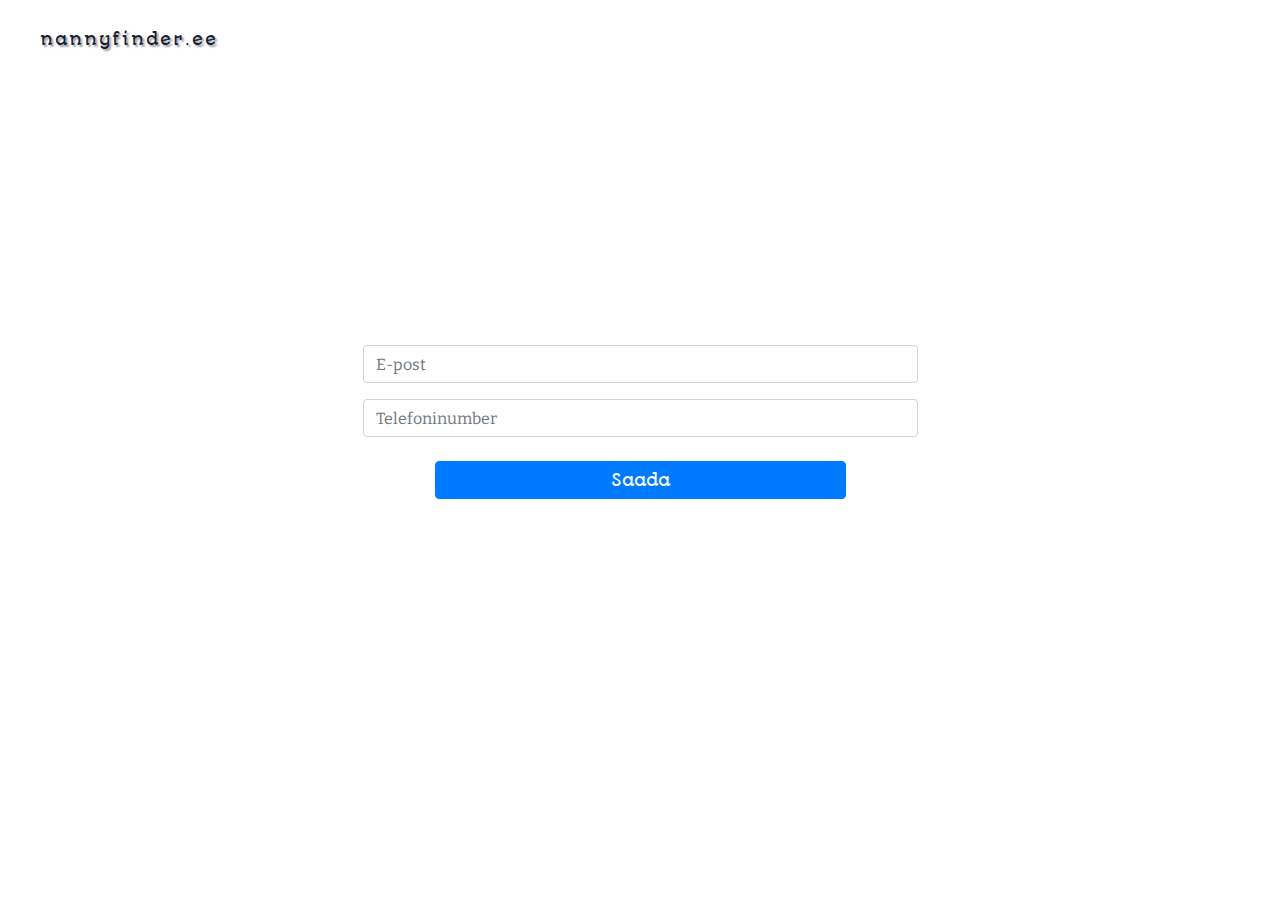
<file: pwreset.html>
<!DOCTYPE html>
<html lang="en">
    <head>
        <meta charset="UTF-8">
        <meta name="viewport" content="width=device-width, initial-scale=1.0">
        <title>Nanny Finder | Parooli lähtestamine</title>

        <!-- Bootstrap CSS -->
        <link rel="stylesheet" href="https://stackpath.bootstrapcdn.com/bootstrap/4.5.2/css/bootstrap.min.css">
        <link rel="stylesheet" href="https://cdn.jsdelivr.net/npm/bootstrap-icons@1.11.1/font/bootstrap-icons.css">
        <link rel="stylesheet" href="styles.css">
    </head>
    <body class="pw-reset">
        <header>
            <div class="esimeneRida">
                <a href="index.html"><h4>nannyfinder.ee</h4></a>
            </div>
        </header>

        <main>
            <section>
                <div class="container-xl">
                    <div class="row">
                        <div class="col-12">
                            <div class="h-100 d-flex align-items-center justify-content-center">
                                <form>
                                    <div class="form-group">
                                        <input type="email" class="form-control" id="inputEmailReset" placeholder="E-post">
                                    </div>
                                    <div class="form-group">
                                        <input type="password" class="form-control" id="inputPhoneReset" placeholder="Telefoninumber">
                                    </div>
                                    <div class="text-center pl-5 pr-5 m-4">
                                        <button type="submit" class="btn btn-primary btn-block">Saada</button>
                                    </div>
                                </form>
                            </div>
                        </div>
                    </div>
                </div>
            </section>
        </main>
        <script src="https://code.jquery.com/jquery-3.5.1.min.js"></script>
        <script src="https://stackpath.bootstrapcdn.com/bootstrap/4.5.2/js/bootstrap.bundle.min.js"></script>
        <script src="scripts.js"></script>
    </body>
</html>
</file>
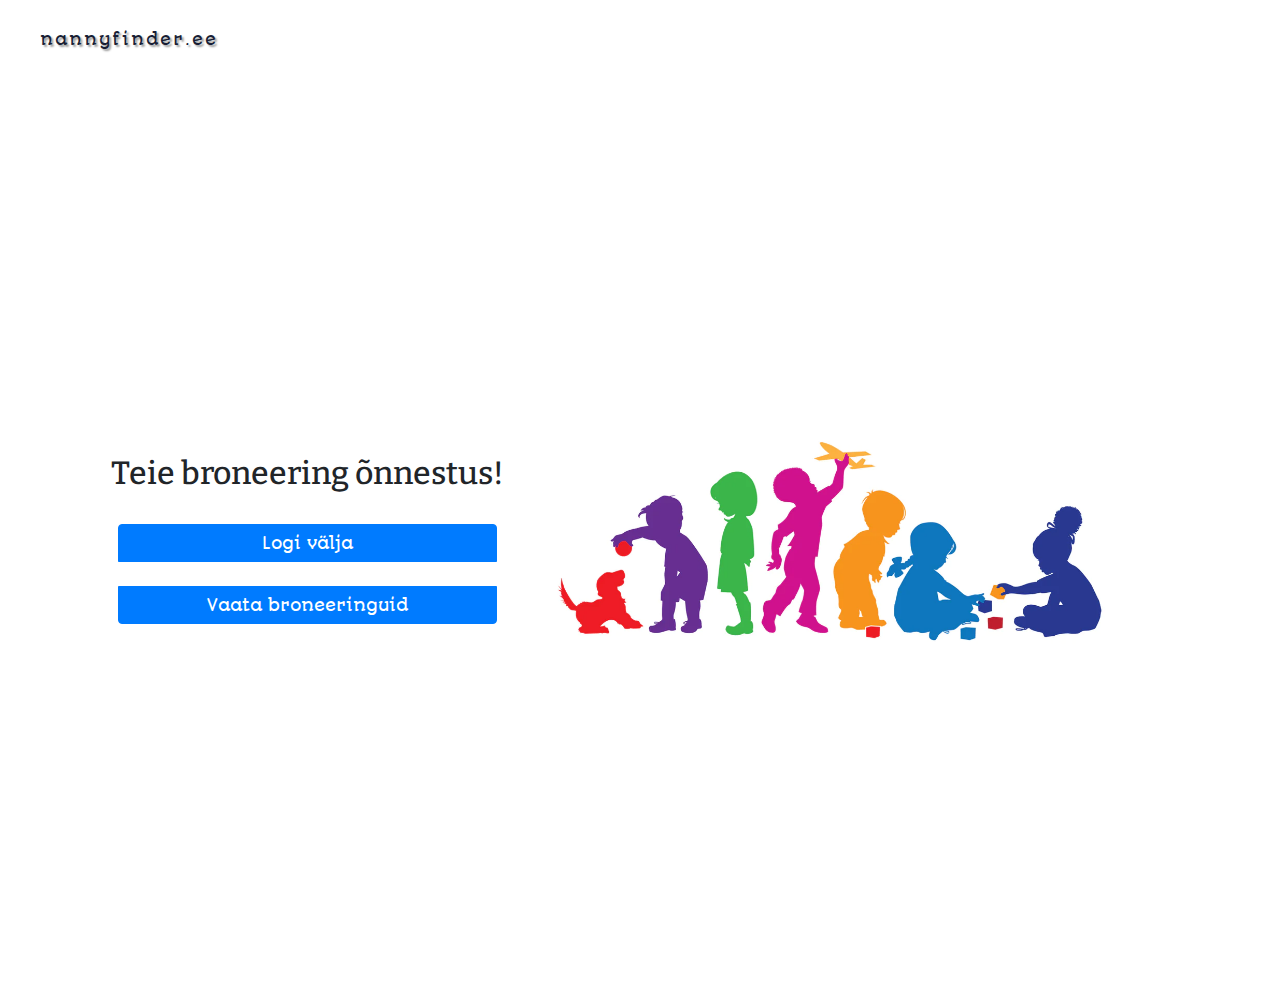
<file: success.html>
<!DOCTYPE html>
<html class="booking-success" lang="en">
    <head>
        <meta charset="UTF-8">
        <meta name="viewport" content="width=device-width, initial-scale=1.0">
        <title>Nanny Finder | Parooli lähtestamine</title>

        <!-- Bootstrap CSS -->
        <link rel="stylesheet" href="https://stackpath.bootstrapcdn.com/bootstrap/4.5.2/css/bootstrap.min.css">
        <link rel="stylesheet" href="https://cdn.jsdelivr.net/npm/bootstrap-icons@1.11.1/font/bootstrap-icons.css">
        <link rel="stylesheet" href="styles.css">
    </head>
    <body class="booking-success" >
        <header>
            <div class="esimeneRida">
                <a href="index.html"><h4>nannyfinder.ee</h4></a>
            </div>
        </header>

        <main class="vh-100 d-flex justify-content-center align-items-center">
            <section>
                <div class="container-xl">
                    <div class="row">
                        <div class="col-md-5 d-flex flex-column justify-content-center">
                            <div class="row d-flex justify-content-center">
                                <h2>Teie broneering õnnestus!</h2>
                            </div>
                            <div class="row">
                                <div class="btn-group-vertical h-100 w-100 mx-5">
                                    <button class="btn btn-primary mt-4 px-4 btn-block" onclick="location.href='index.html';" id="logiValja">Logi välja</button>
                                    <button class="btn btn-primary mt-4 px-4 btn-block" onclick="location.href='account.html';" id="minuBroneeringud">Vaata broneeringuid</button>
                                </div>
                            </div>
                        </div>
                        <div class="col-md-6">
                            <div class="row">
                                <img src="img/daycare-service.webp" style="width:100%;" id="daycareService" />
                            </div>
                        </div>
                    </div>
                </div>
            </section>
        </main>
        <script src="https://code.jquery.com/jquery-3.5.1.min.js"></script>
        <script src="https://stackpath.bootstrapcdn.com/bootstrap/4.5.2/js/bootstrap.bundle.min.js"></script>
        <script src="scripts.js"></script>
    </body>
</html>
</file>
<file: styles.css>
@import url('https://fonts.googleapis.com/css2?family=Autour+One&family=Bilbo+Swash+Caps&family=Bitter:ital,wght@0,100;0,200;0,300;0,400;0,500;0,600;0,700;0,800;0,900;1,100;1,200;1,300;1,400;1,500;1,600;1,700;1,800;1,900&display=swap');

/*------------------- General ------------------*/


body {
    font-family: 'Bitter', sans-serif;
}
a {
    text-decoration: none;
    color: #181E35;
}
a:hover {
    text-decoration: none;
    color: #181E35;
}
.content {
    margin-top: 80px;
}
.container-xl {
    width: 100%;
    padding-right: 15px;
    padding-left: 15px;
    margin-right: auto;
    margin-left: auto;
}
.bi-star,
.bi-star-fill,
.bi-star-half {
    color: #FFC300;
}
h3 {
    font-family: 'Bitter', sans-serif;
    font-size: 28px;
    font-weight: 500;
    letter-spacing: 3px;
    margin-bottom: 40px;
}
h4 {
    text-transform: uppercase;
    font-size: 22px;
    letter-spacing: 1px;
    margin-bottom: 20px;
}
.esimeneRida h4 {
    text-transform: lowercase;
    font-size: 16px;
    letter-spacing: 2px;
    margin-top: 10px;
}
h6 {
    text-transform: uppercase;
    font-weight: 600;
}
header {
    font-family: 'Autour One', sans-serif;
    padding: 20px 40px;
    display: flex;
    flex-direction: column;
    justify-content: space-between;
    text-shadow: 2px 2px 2px rgba(0, 0, 0, 0.4);
}
header h1 {
    font-size: 136px;
    font-family: 'Bilbo Swash Caps', serif;
    margin-top: 20px;
}
header h2 {
    font-size: 22px;
    font-weight: 100;
    letter-spacing: 4px;
}
button {
    font-family: 'Autour One', sans-serif;
    background-color: rgb(255, 255, 255);
    color: rgb(0, 0, 0);
    padding: 10px 10px;
    cursor: pointer;
}
button:hover {
    background-color: #181E35;
    color: #FFFFFF;
}
footer {
    width: 100%;
    font-family: 'Autour One', sans-serif;
    background-color: #EFEFEF;
    padding: 5em;
    position: bottom;
}
footer img {
    width: 100px;
    float: left;
    display: inline-block;
    margin-right: 20px;
}
.footer-info {
    margin-top: 15px;
}

.nupp-tume {
    color: rgb(255, 255, 255);
    background-color: rgb(0, 0, 0);
}

/*----------------------------------------------*/



/*------------ Main page content ---------------*/
.landing header {
    padding: 20px 40px 360px 40px;
    height: 700px;
    background-image: url('img/nanny-child.jpg');
    background-size: cover;
    background-position: 0% 15%;
    background-repeat: no-repeat;
    color: #ffffff;
}
.landing header a {
    color: #ffffff;
}
.logo {
    align-items: end;
    margin: 0px 0px 0px auto;
    text-align: center;
    padding-right: 10%;
    /*So it would not be possible to select logo / slogan text */
    user-select: none;
    -webkit-user-select: none;
    -moz-user-select: none;
    -ms-user-select: none;
}
.slogan {
    width: 35%;
    align-items: end;
    margin: 0px 0px 0px auto;
    text-align: center;
    padding-right: 5%;
}

.esimeneRida {
    display: flex;
    justify-content: space-between;
    align-items: center;
}

.paisNupud {
    display: flex; /* Ensures buttons are side by side */
    gap: 20px; /* Space between buttons */
}

#valiKeel {
    width: 50px;
    height: 50px;
    filter: drop-shadow(3px 5px 2px rgb(0 0 0 / 0.4));
}

/* Search bar */

.valikud {
    height: 40px;
    align-items: center;
    justify-content: center;
}
.search {
    display: flex;
    align-items: center;
    justify-content: center;
    flex-wrap: wrap; 
    width: 100%;

}
.valikud form {
    font-family: "Cambria", sans-serif;
    width: 100%;
    padding: 20px;
    line-height: 20px;
}

/*Had to define all this inline to override the bootstrap design*/
/*button .btn .btn-primary#otsi {
    display: flex;
    align-items: center;
    justify-content: center;
    border: 2px solid #4b2626;
    background-color: #181E35;
    color: #FFFFFF;
    border-radius: 0;
    font-size: 12px;
    height: 40px;
    padding: .375rem .75rem;
    margin: 0;
    font-weight: 400;

}*/

#filtrid .form-control, #otsi {
    height: 40px; 
    box-sizing: border-box;
}

#filtrid .form-control {
    display: flex;
    width: 20em;
    letter-spacing: 0.5px; 
    color: rgb(36, 0, 0);
    background-color: white; 
    border: 2px solid #4b2626;
    fill: #FFFFFF;
    margin: 0;
    box-shadow: none; 
    -webkit-appearance: none; 
    -moz-appearance: none; 
    appearance: none;
}

#filtrid select.form-control { 
    background-color: white;
    box-shadow: none;
    border-radius: 0;
    fill:#FFFFFF;
}


#filtrid .form-group:not(:last-child) { /*Needed to use important to override bootsrap styling*/
    margin-right: 0 !important; 
    margin-left: 0 !important; 
    
    
}

.form-inline #paevaeg,
.form-inline #paevaeg::-webkit-inner-spin-button,
.form-inline #paevaeg::-webkit-calendar-picker-indicator,
.form-inline #paevaeg::-webkit-clear-button {
    border-radius: 0 !important;
    border-left: none !important;
    border-right: none !important;
}

/* Carousel sections */
.landing .container-xl {
    max-height: 500px;
    translate: 0px -150px;
}
.carousel-container {
    background-color: #EFEFEF;
    margin-top: 250px;
    padding-bottom: 50px;
}
.carousel-control-prev,
.carousel-control-next {
    filter: invert(100%);
    width: 2%;
}
#cardCarousel {
    overflow: hidden;
}
.carousel-inner {
    display: flex;
    overflow: auto;
}
.carousel-item {
    flex: 0 0 auto;
    width: 100%;
}
.carousel-inner .row {
    white-space: nowrap;
    overflow-x: auto;
    justify-content: space-around;
}

/* Carousel card */
.price {
    text-align: right;
    font-size: 14px;
}
.card {
    display: inline-block;
    vertical-align: top;
    align-items: center;
    width: 18rem;
    box-shadow: 10px 10px 10px 0 rgba(0, 0, 0, 0.4);
    
}

.reiting {
    display: flex;
    align-items: center;
}

.reiting p, .reiting i {
    margin: 0;   
    vertical-align: middle; 
}

.reiting p {
    margin-right: 5px; 
}

.card #cardCarousel_daycare{
    text-align: center;
}

.card-img-top {
    object-fit: cover;
    
}

#cardCarousel_daycare .card-img-top {
    max-height: 170px;
}

.card-title {
    display: flex;
    align-items: center;
    justify-content: center;
}

.card-subtitle {
    display: flex;
    align-items: center;
    justify-content: center;
}

.opened {
    text-align: center;
    padding-top: 20px;
}

.row #hoiud {
    font-size: 13px;
    flex: 1;

}

.cardBody {
    display: flex;
    text-align: center;
    justify-content: center;
    align-items: center;
}

.button-container{
    display: flex;
    justify-content: center;
    align-items: center;
    height: 100%;
    padding-top: 20px;
}

/* Signup ad */
.signup-ad {
    text-align: center;
    background-color: #181E35;
    padding: 50px;
}
.signup-ad h3 {
    color: #FFFFFF;
}
.signup-ad button {
    padding: 10px 80px;
}
/*----------------------------------------------*/


/*---------------- Nanny profile ---------------*/
.nanny-profile {
    font-family: 'Bitter', sans-serif;
}
.nanny-profile section {
    margin-top: 60px;
}
.nanny-profile .row {
    margin-top: 20px;
}
.nanny-profile p {
    text-align: justify;
}
.nanny-profile h3 {
    text-transform: uppercase;
    letter-spacing: 1px;
    margin-bottom: 20px;
}
.nanny-profile h6 {
    margin: 0;
}
.about img {
    width: 300px;
    border-radius: 50%;
}
.about th {
    padding: 0.5rem;
}
.about td {
    padding: 0.5rem;
}
.attributes i {
    float: left;
    font-size: 2rem;
    margin-right: 1rem;
}

table.table-borderless h6 {
    margin: 0;
}

table.table-borderless th, table.table-borderless td {
    vertical-align: middle;
    line-height: 1.5;
}

.booking {
    min-height: 450px;
}

/* Calendar */
#calendar {
    border: 2px black solid;
    border-radius: 0px;
}
#ajadRiba {
    border: 2px black solid;
}

/*----------------------------------------------*/


/*------------------- Booking ------------------*/
.booking-page header {
    margin-bottom: 2%;
}

.booking-page form {
    width: 100%;
}

.divider {
    height: 100px;
    background-color: #181E35;
}
/*----------------------------------------------*/


/*------------ Login, password reset -----------*/
.login-page header,
.pw-reset header {
    margin-bottom: 20%;
}

.login-page form,
.pw-reset form {
    width: 50%;
}

.login-page a,
.pw-reset a {
    font-weight: 600;
}
.login-page a:hover,
.pw-reset a:hover {
    text-decoration: underline;
}

.login-page .form-group,
.pw-reset .form-group {
    display: flex;
    justify-content: center;
    align-items: center;
}
/*----------------------------------------------*/


/*-------------- Account bookings --------------*/
.account-bookings h3 {
    text-transform: uppercase;
    letter-spacing: 1px;
    margin-bottom: 20px;
}
#broneeringuRida {
    border: 2px black solid;
}
#broneeringud {
    color: rgb(255, 255, 255);
    background-color: rgb(0, 0, 0);
}
.tableAccent {
    text-transform: uppercase;
    font-weight: 600;
}
#tyhista {
    color: rgb(255, 255, 255);
    background-color: rgb(0, 0, 0);
}
#tyhista:hover {
    color: #F9C6BC;
}
/*----------------------------------------------*/
</file>
<file: calendar/vanilla-calendar.min.css>
/*! name: @uvarov.frontend/vanilla-calendar | url: https://github.com/uvarov-frontend/vanilla-calendar */
.vanilla-calendar{position:relative;display:flex;height:-webkit-max-content;height:max-content;min-width:275px;max-width:100%;flex-direction:column;border-radius:.75rem;padding:1rem;opacity:1;transition-property:opacity;transition-timing-function:cubic-bezier(.4,0,.2,1);transition-duration:.15s}.vanilla-calendar button:focus-visible{border-radius:.5rem;outline-style:solid;outline-width:1px}.vanilla-calendar.vanilla-calendar_multiple .vanilla-calendar-days{flex-grow:0}.vanilla-calendar_hidden{pointer-events:none;opacity:0}.vanilla-calendar_to-input{position:absolute;left:0;bottom:0;margin-top:.25rem}.vanilla-calendar-controls{pointer-events:none;position:absolute;left:0;right:0;top:0;z-index:20;box-sizing:content-box;display:flex;align-items:center;justify-content:space-between;padding-left:1rem;padding-right:1rem;padding-top:1.25rem}.vanilla-calendar-arrow{pointer-events:auto;position:relative;display:block;height:1.5rem;width:1.5rem;cursor:pointer;border-width:0px;background-color:transparent}.vanilla-calendar-arrow:before{position:absolute;inset:0;content:var(--tw-content);content:"";-webkit-mask-image:url('data:image/svg+xml, %3Csvg xmlns="http://www.w3.org/2000/svg" viewBox="0 0 24 24"%3E%3Cpath d="M12 16c-.3 0-.5-.1-.7-.3l-6-6c-.4-.4-.4-1 0-1.4s1-.4 1.4 0l5.3 5.3 5.3-5.3c.4-.4 1-.4 1.4 0s.4 1 0 1.4l-6 6c-.2.2-.4.3-.7.3z"/%3E%3C/svg%3E');mask-image:url('data:image/svg+xml, %3Csvg xmlns="http://www.w3.org/2000/svg" viewBox="0 0 24 24"%3E%3Cpath d="M12 16c-.3 0-.5-.1-.7-.3l-6-6c-.4-.4-.4-1 0-1.4s1-.4 1.4 0l5.3 5.3 5.3-5.3c.4-.4 1-.4 1.4 0s.4 1 0 1.4l-6 6c-.2.2-.4.3-.7.3z"/%3E%3C/svg%3E');-webkit-mask-repeat:no-repeat;mask-repeat:no-repeat;-webkit-mask-position:50% 50%;mask-position:50% 50%}.vanilla-calendar-arrow.vanilla-calendar-arrow_prev:before{-webkit-transform:rotateZ(90deg);transform:rotate(90deg)}.vanilla-calendar-arrow.vanilla-calendar-arrow_next:before{-webkit-transform:rotateZ(-90deg);transform:rotate(-90deg)}.vanilla-calendar-grid{display:grid;flex-grow:1;grid-template-columns:repeat(auto-fill,minmax(220px,1fr));gap:1.75rem}.vanilla-calendar-grid.vanilla-calendar-grid_disabled .vanilla-calendar-column{pointer-events:none;opacity:.3}.vanilla-calendar-grid.vanilla-calendar-grid_disabled .vanilla-calendar-column.vanilla-calendar-column_month,.vanilla-calendar-grid.vanilla-calendar-grid_disabled .vanilla-calendar-column.vanilla-calendar-column_year{pointer-events:auto;opacity:1}.vanilla-calendar-column{display:flex;min-width:-webkit-min-content;min-width:min-content;flex-direction:column}.vanilla-calendar-header{position:relative;margin-bottom:.75rem;display:flex;align-items:center;padding-left:.25rem;padding-right:.25rem}.vanilla-calendar-header__content{display:grid;flex-grow:1;grid-auto-columns:-webkit-max-content;grid-auto-columns:max-content;grid-auto-flow:column;align-items:center;justify-content:center;white-space:pre-wrap;padding-left:1rem;padding-right:1rem}.vanilla-calendar-month,.vanilla-calendar-year{cursor:pointer;border-radius:.25rem;border-width:0px;background-color:transparent;padding:.25rem;font-size:1rem;line-height:1.5rem;font-weight:700}.vanilla-calendar-month.vanilla-calendar-month_disabled,.vanilla-calendar-year.vanilla-calendar-year_disabled{pointer-events:none}.vanilla-calendar-months{display:grid;flex-grow:1;grid-template-columns:repeat(4,minmax(0,1fr));align-items:center;row-gap:1rem;-webkit-column-gap:.5rem;column-gap:.5rem}.vanilla-calendar-years{display:grid;flex-grow:1;grid-template-columns:repeat(5,minmax(0,1fr));align-items:center;row-gap:1rem;-webkit-column-gap:.5rem;column-gap:.5rem}.vanilla-calendar-months_selecting .vanilla-calendar-months__month,.vanilla-calendar-years_selecting .vanilla-calendar-years__year{cursor:pointer}.vanilla-calendar-months_selecting .vanilla-calendar-months__month .vanilla-calendar-months__month_disabled,.vanilla-calendar-years_selecting .vanilla-calendar-years__year .vanilla-calendar-years__year_disabled{cursor:default}.vanilla-calendar-months__month,.vanilla-calendar-years__year{display:flex;height:2.5rem;align-items:center;justify-content:center;word-break:break-all;border-radius:.5rem;border-width:0px;padding:.25rem;text-align:center;font-size:.75rem;line-height:1rem;font-weight:600}.vanilla-calendar-months__month.vanilla-calendar-months__month_disabled,.vanilla-calendar-years__year.vanilla-calendar-years__year_disabled{pointer-events:none}.vanilla-calendar-week-numbers{display:flex;flex-grow:1;flex-direction:column}.vanilla-calendar-week-numbers__title{margin-bottom:.5rem;display:flex;align-items:center;justify-content:center;font-size:.75rem;line-height:1rem;font-weight:700}.vanilla-calendar-week-numbers__content{display:grid;grid-auto-flow:row;align-items:center;justify-items:center;row-gap:.25rem}.vanilla-calendar-week-number{display:flex;height:100%;min-height:1.875rem;width:100%;min-width:1.875rem;cursor:pointer;align-items:center;justify-content:center;font-size:.75rem;line-height:1rem;font-weight:600}.vanilla-calendar-wrapper{display:flex;flex-grow:1}.vanilla-calendar-content{display:flex;flex-grow:1;flex-direction:column}.vanilla-calendar-week{margin-bottom:.5rem;display:grid;grid-template-columns:repeat(7,1fr);justify-items:center}.vanilla-calendar-week__day{display:flex;height:100%;width:100%;min-width:1.875rem;align-items:center;justify-content:center;font-size:.75rem;line-height:1rem;font-weight:700}.vanilla-calendar-days{display:grid;flex-grow:1;grid-template-columns:repeat(7,1fr);align-items:center;justify-items:center;row-gap:.25rem}.vanilla-calendar-days_selecting .vanilla-calendar-day__btn{cursor:pointer}.vanilla-calendar-days_selecting .vanilla-calendar-day__btn_disabled{cursor:default}.vanilla-calendar-day{position:relative;display:flex;height:100%;width:100%;align-items:center;justify-content:center}.vanilla-calendar-day:focus-visible .vanilla-calendar-day__popup,.vanilla-calendar-day:hover .vanilla-calendar-day__popup{pointer-events:auto;opacity:1}.vanilla-calendar-day_selected-first .vanilla-calendar-day__btn_selected{border-top-right-radius:0;border-bottom-right-radius:0;border-top-left-radius:.5rem;border-bottom-left-radius:.5rem}.vanilla-calendar-day_selected-last .vanilla-calendar-day__btn_selected{border-top-left-radius:0;border-bottom-left-radius:0;border-top-right-radius:.5rem;border-bottom-right-radius:.5rem}.vanilla-calendar-day_selected-intermediate .vanilla-calendar-day__btn_intermediate{border-radius:0}.vanilla-calendar-day__btn{display:flex;height:100%;min-height:1.875rem;width:100%;min-width:1.875rem;cursor:default;align-items:center;justify-content:center;border-radius:.5rem;border-width:0px;font-size:.75rem;line-height:1rem;font-weight:400}.vanilla-calendar-day__btn_today{font-weight:700}.vanilla-calendar-day__btn_disabled{pointer-events:none}.vanilla-calendar-day__popup{-webkit-transform:translateX(-50%);transform:translate(-50%);pointer-events:none;position:absolute;left:50%;top:100%;z-index:20;width:8rem;padding:1rem .75rem .5rem;font-size:.75rem;line-height:1rem;font-weight:400;opacity:0}.vanilla-calendar-day__popup:before{content:var(--tw-content);position:absolute}.vanilla-calendar-day__popup:after{content:var(--tw-content);position:absolute}.vanilla-calendar-day__popup:hover{pointer-events:auto;opacity:1}.vanilla-calendar-day__popup:before{content:"";left:0;bottom:0;z-index:-10;display:block;height:calc(100% - 8px);width:100%;border-radius:.5rem}.vanilla-calendar-day__popup:after{content:"";-webkit-transform:translateX(-50%);transform:translate(-50%);left:50%;top:1px;z-index:-10;display:block;height:0px;width:0px;border-left-width:8px;border-right-width:8px;border-top-width:0px;border-bottom-width:8px;border-style:solid;border-left-color:transparent;border-right-color:transparent;border-top-color:transparent}.vanilla-calendar-time{margin-top:.75rem;display:grid;grid-template-columns:auto 1fr;gap:.75rem;border-top-width:1px;border-bottom-width:0px;border-left-width:0px;border-right-width:0px;border-style:solid;padding-top:.75rem}.vanilla-calendar-time__content{display:grid;grid-auto-flow:column;align-items:center}.vanilla-calendar-time__hours{position:relative;margin-right:.35rem;width:1.75rem}.vanilla-calendar-time__hours:after{position:absolute;right:-5px;top:50%;margin-top:calc(-50% + 1px);display:block;--tw-content: ":";content:var(--tw-content)}.vanilla-calendar-time__minutes{width:1.75rem}.vanilla-calendar-time__hours input,.vanilla-calendar-time__minutes input{position:relative;margin:0;box-sizing:border-box;display:block;width:100%;border-radius:.25rem;border-width:0px;padding:.125rem;text-align:center;font-size:1.125rem;font-weight:600;line-height:1.125rem}.vanilla-calendar-time__hours input:focus-visible,.vanilla-calendar-time__minutes input:focus-visible{outline-style:solid;outline-width:1px}.vanilla-calendar-time__hours input:disabled,.vanilla-calendar-time__minutes input:disabled{cursor:default}.vanilla-calendar-time__hours input:hover:disabled,.vanilla-calendar-time__minutes input:hover:disabled{background-color:transparent}.vanilla-calendar-time__keeping{margin-left:1px;margin-top:.25rem;width:22px;cursor:pointer;border-radius:.25rem;border-width:0px;background-color:transparent;padding:0;font-size:11px}.vanilla-calendar-time__keeping:focus-visible{outline-style:solid;outline-width:1px}.vanilla-calendar-time__keeping:disabled{cursor:default}.vanilla-calendar-time__keeping:hover:disabled{background-color:transparent}.vanilla-calendar-time__ranges{display:grid;grid-auto-flow:row}.vanilla-calendar-time__range{position:relative;z-index:10;font-size:0}.vanilla-calendar-time__range:before{content:var(--tw-content);left:0}.vanilla-calendar-time__range:after{content:var(--tw-content);right:0}.vanilla-calendar-time__range:before,.vanilla-calendar-time__range:after{content:"";-webkit-transform:translateY(-50%);transform:translateY(-50%);pointer-events:none;position:absolute;top:50%;z-index:10;height:.5rem;width:1px}.vanilla-calendar-time__range input{position:relative;margin:0;height:1.25rem;width:100%;cursor:pointer;-webkit-appearance:none;appearance:none;outline-width:0px}.vanilla-calendar-time__range input::-webkit-slider-thumb{position:relative;z-index:20;margin-top:-.5rem;box-sizing:border-box;height:1rem;width:.75rem;cursor:pointer;-webkit-appearance:none;appearance:none;border-radius:.25rem;border-width:1px;border-style:solid;--tw-shadow: 0 0 #0000;--tw-shadow-colored: 0 0 #0000;box-shadow:var(--tw-ring-offset-shadow, 0 0 #0000),var(--tw-ring-shadow, 0 0 #0000),var(--tw-shadow)}.vanilla-calendar-time__range input::-moz-range-thumb{position:relative;z-index:20;box-sizing:border-box;height:1rem;width:.75rem;cursor:pointer;border-radius:.25rem;border-width:1px;border-style:solid;--tw-shadow: 0 0 #0000;--tw-shadow-colored: 0 0 #0000;box-shadow:var(--tw-ring-offset-shadow, 0 0 #0000),var(--tw-ring-shadow, 0 0 #0000),var(--tw-shadow)}.vanilla-calendar-time__range input::-webkit-slider-runnable-track{margin-top:1px;box-sizing:border-box;height:1px;width:100%;cursor:pointer;--tw-shadow: 0 0 #0000;--tw-shadow-colored: 0 0 #0000;box-shadow:var(--tw-ring-offset-shadow, 0 0 #0000),var(--tw-ring-shadow, 0 0 #0000),var(--tw-shadow)}.vanilla-calendar-time__range input::-moz-range-track{margin-top:1px;box-sizing:border-box;height:1px;width:100%;cursor:pointer;--tw-shadow: 0 0 #0000;--tw-shadow-colored: 0 0 #0000;box-shadow:var(--tw-ring-offset-shadow, 0 0 #0000),var(--tw-ring-shadow, 0 0 #0000),var(--tw-shadow)}
</file>
<file: calendar/light.min.css>
/*! name: @uvarov.frontend/vanilla-calendar | url: https://github.com/uvarov-frontend/vanilla-calendar */
[data-calendar-theme=light].vanilla-calendar{--tw-bg-opacity: 1;background-color:rgb(255 255 255 / var(--tw-bg-opacity))}[data-calendar-theme=light].vanilla-calendar button:focus-visible{outline-color:#fdba74}[data-calendar-theme=light] .vanilla-calendar-arrow:before{--tw-bg-opacity: 1;background-color:rgb(15 23 42 / var(--tw-bg-opacity))}[data-calendar-theme=light] .vanilla-calendar-arrow:hover:before{--tw-bg-opacity: 1;background-color:rgb(100 116 139 / var(--tw-bg-opacity))}[data-calendar-theme=light] .vanilla-calendar-header__content,[data-calendar-theme=light] .vanilla-calendar-month,[data-calendar-theme=light] .vanilla-calendar-year{color:#0f172a}[data-calendar-theme=light] .vanilla-calendar-month:hover,[data-calendar-theme=light] .vanilla-calendar-year:hover{color:#64748b}[data-calendar-theme=light] .vanilla-calendar-month.vanilla-calendar-month_not-active,[data-calendar-theme=light] .vanilla-calendar-year.vanilla-calendar-year_not-active{color:#94a3b8}[data-calendar-theme=light] .vanilla-calendar-month.vanilla-calendar-month_disabled,[data-calendar-theme=light] .vanilla-calendar-year.vanilla-calendar-year_disabled{color:#cbd5e1}[data-calendar-theme=light] .vanilla-calendar-months__month{--tw-bg-opacity: 1;background-color:rgb(255 255 255 / var(--tw-bg-opacity));color:#64748b}[data-calendar-theme=light] .vanilla-calendar-months__month:hover{--tw-bg-opacity: 1;background-color:rgb(241 245 249 / var(--tw-bg-opacity))}[data-calendar-theme=light] .vanilla-calendar-months__month.vanilla-calendar-months__month_selected,[data-calendar-theme=light] .vanilla-calendar-months__month.vanilla-calendar-months__month_selected:hover{--tw-bg-opacity: 1;background-color:rgb(6 182 212 / var(--tw-bg-opacity));color:#fff}[data-calendar-theme=light] .vanilla-calendar-months__month.vanilla-calendar-months__month_disabled,[data-calendar-theme=light] .vanilla-calendar-months__month.vanilla-calendar-months__month_disabled:hover{color:#cbd5e1}[data-calendar-theme=light] .vanilla-calendar-years__year{--tw-bg-opacity: 1;background-color:rgb(255 255 255 / var(--tw-bg-opacity));color:#64748b}[data-calendar-theme=light] .vanilla-calendar-years__year:hover{--tw-bg-opacity: 1;background-color:rgb(241 245 249 / var(--tw-bg-opacity))}[data-calendar-theme=light] .vanilla-calendar-years__year.vanilla-calendar-years__year_selected,[data-calendar-theme=light] .vanilla-calendar-years__year.vanilla-calendar-years__year_selected:hover{--tw-bg-opacity: 1;background-color:rgb(6 182 212 / var(--tw-bg-opacity));color:#fff}[data-calendar-theme=light] .vanilla-calendar-years__year.vanilla-calendar-years__year_disabled,[data-calendar-theme=light] .vanilla-calendar-years__year.vanilla-calendar-years__year_disabled:hover{color:#cbd5e1}[data-calendar-theme=light] .vanilla-calendar-week-numbers__title,[data-calendar-theme=light] .vanilla-calendar-week-number{color:#64748b}[data-calendar-theme=light] .vanilla-calendar-week-number:hover{color:#475569}[data-calendar-theme=light] .vanilla-calendar-week__day{color:#64748b}[data-calendar-theme=light] .vanilla-calendar-week__day_weekend{color:#f43f5e}[data-calendar-theme=light] .vanilla-calendar-day__btn{--tw-bg-opacity: 1;background-color:rgb(255 255 255 / var(--tw-bg-opacity));color:#0f172a}[data-calendar-theme=light] .vanilla-calendar-day__btn:hover{--tw-bg-opacity: 1;background-color:rgb(241 245 249 / var(--tw-bg-opacity))}[data-calendar-theme=light] .vanilla-calendar-day__btn_today{--tw-bg-opacity: 1;background-color:rgb(241 245 249 / var(--tw-bg-opacity));color:#06b6d4}[data-calendar-theme=light] .vanilla-calendar-day__btn_today:hover{color:#06b6d4}[data-calendar-theme=light] .vanilla-calendar-day__btn_today.vanilla-calendar-day__btn_prev,[data-calendar-theme=light] .vanilla-calendar-day__btn_today.vanilla-calendar-day__btn_next{color:#64748b}[data-calendar-theme=light] .vanilla-calendar-day__btn_prev,[data-calendar-theme=light] .vanilla-calendar-day__btn_next{color:#94a3b8}[data-calendar-theme=light] .vanilla-calendar-day__btn_disabled{color:#cbd5e1}[data-calendar-theme=light] .vanilla-calendar-day__btn_hover{--tw-bg-opacity: 1;background-color:rgb(241 245 249 / var(--tw-bg-opacity))}[data-calendar-theme=light] .vanilla-calendar-day__btn_weekend,[data-calendar-theme=light] .vanilla-calendar-day__btn_holiday{color:#f43f5e}[data-calendar-theme=light] .vanilla-calendar-day__btn_weekend:hover,[data-calendar-theme=light] .vanilla-calendar-day__btn_holiday:hover,[data-calendar-theme=light] .vanilla-calendar-day__btn_weekend.vanilla-calendar-day__btn_hover,[data-calendar-theme=light] .vanilla-calendar-day__btn_holiday.vanilla-calendar-day__btn_hover{--tw-bg-opacity: 1;background-color:rgb(255 241 242 / var(--tw-bg-opacity))}[data-calendar-theme=light] .vanilla-calendar-day__btn_weekend.vanilla-calendar-day__btn_disabled,[data-calendar-theme=light] .vanilla-calendar-day__btn_holiday.vanilla-calendar-day__btn_disabled{color:#cbd5e1}[data-calendar-theme=light] .vanilla-calendar-day__btn_weekend.vanilla-calendar-day__btn_today,[data-calendar-theme=light] .vanilla-calendar-day__btn_holiday.vanilla-calendar-day__btn_today{color:#f43f5e}[data-calendar-theme=light] .vanilla-calendar-day__btn_weekend.vanilla-calendar-day__btn_today.vanilla-calendar-day__btn_disabled,[data-calendar-theme=light] .vanilla-calendar-day__btn_holiday.vanilla-calendar-day__btn_today.vanilla-calendar-day__btn_disabled{color:#cbd5e1}[data-calendar-theme=light] .vanilla-calendar-day__btn_weekend.vanilla-calendar-day__btn_prev,[data-calendar-theme=light] .vanilla-calendar-day__btn_holiday.vanilla-calendar-day__btn_prev,[data-calendar-theme=light] .vanilla-calendar-day__btn_weekend.vanilla-calendar-day__btn_next,[data-calendar-theme=light] .vanilla-calendar-day__btn_holiday.vanilla-calendar-day__btn_next{--tw-bg-opacity: 1;background-color:rgb(255 255 255 / var(--tw-bg-opacity));color:#94a3b8}[data-calendar-theme=light] .vanilla-calendar-day__btn_weekend.vanilla-calendar-day__btn_prev:hover,[data-calendar-theme=light] .vanilla-calendar-day__btn_holiday.vanilla-calendar-day__btn_prev:hover,[data-calendar-theme=light] .vanilla-calendar-day__btn_weekend.vanilla-calendar-day__btn_next:hover,[data-calendar-theme=light] .vanilla-calendar-day__btn_holiday.vanilla-calendar-day__btn_next:hover,[data-calendar-theme=light] .vanilla-calendar-day__btn_weekend.vanilla-calendar-day__btn_prev.vanilla-calendar-day__btn_hover,[data-calendar-theme=light] .vanilla-calendar-day__btn_holiday.vanilla-calendar-day__btn_prev.vanilla-calendar-day__btn_hover,[data-calendar-theme=light] .vanilla-calendar-day__btn_weekend.vanilla-calendar-day__btn_next.vanilla-calendar-day__btn_hover,[data-calendar-theme=light] .vanilla-calendar-day__btn_holiday.vanilla-calendar-day__btn_next.vanilla-calendar-day__btn_hover{--tw-bg-opacity: 1;background-color:rgb(241 245 249 / var(--tw-bg-opacity))}[data-calendar-theme=light] .vanilla-calendar-day__btn_weekend.vanilla-calendar-day__btn_prev.vanilla-calendar-day__btn_today,[data-calendar-theme=light] .vanilla-calendar-day__btn_holiday.vanilla-calendar-day__btn_prev.vanilla-calendar-day__btn_today,[data-calendar-theme=light] .vanilla-calendar-day__btn_weekend.vanilla-calendar-day__btn_next.vanilla-calendar-day__btn_today,[data-calendar-theme=light] .vanilla-calendar-day__btn_holiday.vanilla-calendar-day__btn_next.vanilla-calendar-day__btn_today{color:#94a3b8}[data-calendar-theme=light] .vanilla-calendar-day__btn_weekend.vanilla-calendar-day__btn_prev.vanilla-calendar-day__btn_disabled,[data-calendar-theme=light] .vanilla-calendar-day__btn_holiday.vanilla-calendar-day__btn_prev.vanilla-calendar-day__btn_disabled,[data-calendar-theme=light] .vanilla-calendar-day__btn_weekend.vanilla-calendar-day__btn_next.vanilla-calendar-day__btn_disabled,[data-calendar-theme=light] .vanilla-calendar-day__btn_holiday.vanilla-calendar-day__btn_next.vanilla-calendar-day__btn_disabled{color:#cbd5e1}[data-calendar-theme=light] .vanilla-calendar-day__btn_weekend.vanilla-calendar-day__btn_selected,[data-calendar-theme=light] .vanilla-calendar-day__btn_holiday.vanilla-calendar-day__btn_selected,[data-calendar-theme=light] .vanilla-calendar-day__btn_weekend.vanilla-calendar-day__btn_selected:hover,[data-calendar-theme=light] .vanilla-calendar-day__btn_holiday.vanilla-calendar-day__btn_selected:hover{--tw-bg-opacity: 1;background-color:rgb(244 63 94 / var(--tw-bg-opacity));color:#fff}[data-calendar-theme=light] .vanilla-calendar-day__btn_weekend.vanilla-calendar-day__btn_selected.vanilla-calendar-day__btn_intermediate,[data-calendar-theme=light] .vanilla-calendar-day__btn_holiday.vanilla-calendar-day__btn_selected.vanilla-calendar-day__btn_intermediate,[data-calendar-theme=light] .vanilla-calendar-day__btn_weekend.vanilla-calendar-day__btn_selected.vanilla-calendar-day__btn_intermediate:hover,[data-calendar-theme=light] .vanilla-calendar-day__btn_holiday.vanilla-calendar-day__btn_selected.vanilla-calendar-day__btn_intermediate:hover{background-color:rgb(244 63 94 / var(--tw-bg-opacity));--tw-bg-opacity: .7;color:#fff}[data-calendar-theme=light] .vanilla-calendar-day__btn_weekend.vanilla-calendar-day__btn_prev.vanilla-calendar-day__btn_selected,[data-calendar-theme=light] .vanilla-calendar-day__btn_holiday.vanilla-calendar-day__btn_prev.vanilla-calendar-day__btn_selected,[data-calendar-theme=light] .vanilla-calendar-day__btn_weekend.vanilla-calendar-day__btn_next.vanilla-calendar-day__btn_selected,[data-calendar-theme=light] .vanilla-calendar-day__btn_holiday.vanilla-calendar-day__btn_next.vanilla-calendar-day__btn_selected,[data-calendar-theme=light] .vanilla-calendar-day__btn_weekend.vanilla-calendar-day__btn_prev.vanilla-calendar-day__btn_selected:hover,[data-calendar-theme=light] .vanilla-calendar-day__btn_holiday.vanilla-calendar-day__btn_prev.vanilla-calendar-day__btn_selected:hover,[data-calendar-theme=light] .vanilla-calendar-day__btn_weekend.vanilla-calendar-day__btn_next.vanilla-calendar-day__btn_selected:hover,[data-calendar-theme=light] .vanilla-calendar-day__btn_holiday.vanilla-calendar-day__btn_next.vanilla-calendar-day__btn_selected:hover{--tw-bg-opacity: 1;background-color:rgb(203 213 225 / var(--tw-bg-opacity));color:#64748b}[data-calendar-theme=light] .vanilla-calendar-day__btn_weekend.vanilla-calendar-day__btn_prev.vanilla-calendar-day__btn_selected.vanilla-calendar-day__btn_intermediate,[data-calendar-theme=light] .vanilla-calendar-day__btn_holiday.vanilla-calendar-day__btn_prev.vanilla-calendar-day__btn_selected.vanilla-calendar-day__btn_intermediate,[data-calendar-theme=light] .vanilla-calendar-day__btn_weekend.vanilla-calendar-day__btn_next.vanilla-calendar-day__btn_selected.vanilla-calendar-day__btn_intermediate,[data-calendar-theme=light] .vanilla-calendar-day__btn_holiday.vanilla-calendar-day__btn_next.vanilla-calendar-day__btn_selected.vanilla-calendar-day__btn_intermediate,[data-calendar-theme=light] .vanilla-calendar-day__btn_weekend.vanilla-calendar-day__btn_prev.vanilla-calendar-day__btn_selected.vanilla-calendar-day__btn_intermediate:hover,[data-calendar-theme=light] .vanilla-calendar-day__btn_holiday.vanilla-calendar-day__btn_prev.vanilla-calendar-day__btn_selected.vanilla-calendar-day__btn_intermediate:hover,[data-calendar-theme=light] .vanilla-calendar-day__btn_weekend.vanilla-calendar-day__btn_next.vanilla-calendar-day__btn_selected.vanilla-calendar-day__btn_intermediate:hover,[data-calendar-theme=light] .vanilla-calendar-day__btn_holiday.vanilla-calendar-day__btn_next.vanilla-calendar-day__btn_selected.vanilla-calendar-day__btn_intermediate:hover{--tw-bg-opacity: 1;background-color:rgb(226 232 240 / var(--tw-bg-opacity));color:#64748b}[data-calendar-theme=light] .vanilla-calendar-day__btn_selected,[data-calendar-theme=light] .vanilla-calendar-day__btn_selected:hover{--tw-bg-opacity: 1;background-color:rgb(6 182 212 / var(--tw-bg-opacity));color:#fff}[data-calendar-theme=light] .vanilla-calendar-day__btn_selected.vanilla-calendar-day__btn_intermediate,[data-calendar-theme=light] .vanilla-calendar-day__btn_selected.vanilla-calendar-day__btn_intermediate:hover{background-color:rgb(6 182 212 / var(--tw-bg-opacity));--tw-bg-opacity: .7;color:#fff}[data-calendar-theme=light] .vanilla-calendar-day__btn_selected.vanilla-calendar-day__btn_prev,[data-calendar-theme=light] .vanilla-calendar-day__btn_selected.vanilla-calendar-day__btn_next,[data-calendar-theme=light] .vanilla-calendar-day__btn_selected.vanilla-calendar-day__btn_prev:hover,[data-calendar-theme=light] .vanilla-calendar-day__btn_selected.vanilla-calendar-day__btn_next:hover{--tw-bg-opacity: 1;background-color:rgb(203 213 225 / var(--tw-bg-opacity));color:#64748b}[data-calendar-theme=light] .vanilla-calendar-day__btn_selected.vanilla-calendar-day__btn_prev.vanilla-calendar-day__btn_intermediate,[data-calendar-theme=light] .vanilla-calendar-day__btn_selected.vanilla-calendar-day__btn_next.vanilla-calendar-day__btn_intermediate,[data-calendar-theme=light] .vanilla-calendar-day__btn_selected.vanilla-calendar-day__btn_prev.vanilla-calendar-day__btn_intermediate:hover,[data-calendar-theme=light] .vanilla-calendar-day__btn_selected.vanilla-calendar-day__btn_next.vanilla-calendar-day__btn_intermediate:hover{--tw-bg-opacity: 1;background-color:rgb(226 232 240 / var(--tw-bg-opacity));color:#64748b}[data-calendar-theme=light] .vanilla-calendar-day__popup{color:#0f172a}[data-calendar-theme=light] .vanilla-calendar-day__popup:before{--tw-bg-opacity: 1;background-color:rgb(255 255 255 / var(--tw-bg-opacity));--tw-shadow: 0 3px 15px rgba(85, 85, 85, .2);--tw-shadow-colored: 0 3px 15px var(--tw-shadow-color);box-shadow:var(--tw-ring-offset-shadow, 0 0 #0000),var(--tw-ring-shadow, 0 0 #0000),var(--tw-shadow)}[data-calendar-theme=light] .vanilla-calendar-day__popup:after{border-bottom-color:#fff}[data-calendar-theme=light] .vanilla-calendar-time{border-color:#cbd5e1}[data-calendar-theme=light] .vanilla-calendar-time__hours:after{content:var(--tw-content);color:#0f172a}[data-calendar-theme=light] .vanilla-calendar-time__hours input,[data-calendar-theme=light] .vanilla-calendar-time__minutes input{--tw-bg-opacity: 1;background-color:rgb(255 255 255 / var(--tw-bg-opacity));color:#0f172a}[data-calendar-theme=light] .vanilla-calendar-time__hours input:hover,[data-calendar-theme=light] .vanilla-calendar-time__minutes input:hover{--tw-bg-opacity: 1;background-color:rgb(255 237 213 / var(--tw-bg-opacity))}[data-calendar-theme=light] .vanilla-calendar-time__hours input:focus-visible,[data-calendar-theme=light] .vanilla-calendar-time__minutes input:focus-visible{outline-color:#fdba74}[data-calendar-theme=light] .vanilla-calendar-time__hours input.vanilla-calendar-is-focus,[data-calendar-theme=light] .vanilla-calendar-time__minutes input.vanilla-calendar-is-focus{--tw-bg-opacity: 1;background-color:rgb(255 237 213 / var(--tw-bg-opacity))}[data-calendar-theme=light] .vanilla-calendar-time__keeping{color:#64748b}[data-calendar-theme=light] .vanilla-calendar-time__keeping:hover{--tw-bg-opacity: 1;background-color:rgb(255 237 213 / var(--tw-bg-opacity))}[data-calendar-theme=light] .vanilla-calendar-time__keeping:focus-visible{outline-color:#fdba74}[data-calendar-theme=light] .vanilla-calendar-time__range input{--tw-bg-opacity: 1;background-color:rgb(255 255 255 / var(--tw-bg-opacity))}[data-calendar-theme=light] .vanilla-calendar-time__range:before,[data-calendar-theme=light] .vanilla-calendar-time__range:after{--tw-bg-opacity: 1;background-color:rgb(203 213 225 / var(--tw-bg-opacity))}[data-calendar-theme=light] .vanilla-calendar-time__range:hover input::-webkit-slider-thumb{border-color:#94a3b8}[data-calendar-theme=light] .vanilla-calendar-time__range:hover input::-moz-range-thumb{border-color:#94a3b8}[data-calendar-theme=light] .vanilla-calendar-time__range input:focus-visible::-webkit-slider-thumb{border-color:#fdba74}[data-calendar-theme=light] .vanilla-calendar-time__range input:focus-visible::-moz-range-thumb{border-color:#fdba74}[data-calendar-theme=light] .vanilla-calendar-time__range input::-webkit-slider-thumb{border-color:#cbd5e1;--tw-bg-opacity: 1;background-color:rgb(255 255 255 / var(--tw-bg-opacity))}[data-calendar-theme=light] .vanilla-calendar-time__range input::-moz-range-thumb{border-color:#cbd5e1;--tw-bg-opacity: 1;background-color:rgb(255 255 255 / var(--tw-bg-opacity))}[data-calendar-theme=light] .vanilla-calendar-time__range input::-webkit-slider-runnable-track{--tw-bg-opacity: 1;background-color:rgb(203 213 225 / var(--tw-bg-opacity))}[data-calendar-theme=light] .vanilla-calendar-time__range input::-moz-range-track{--tw-bg-opacity: 1;background-color:rgb(203 213 225 / var(--tw-bg-opacity))}
</file>
